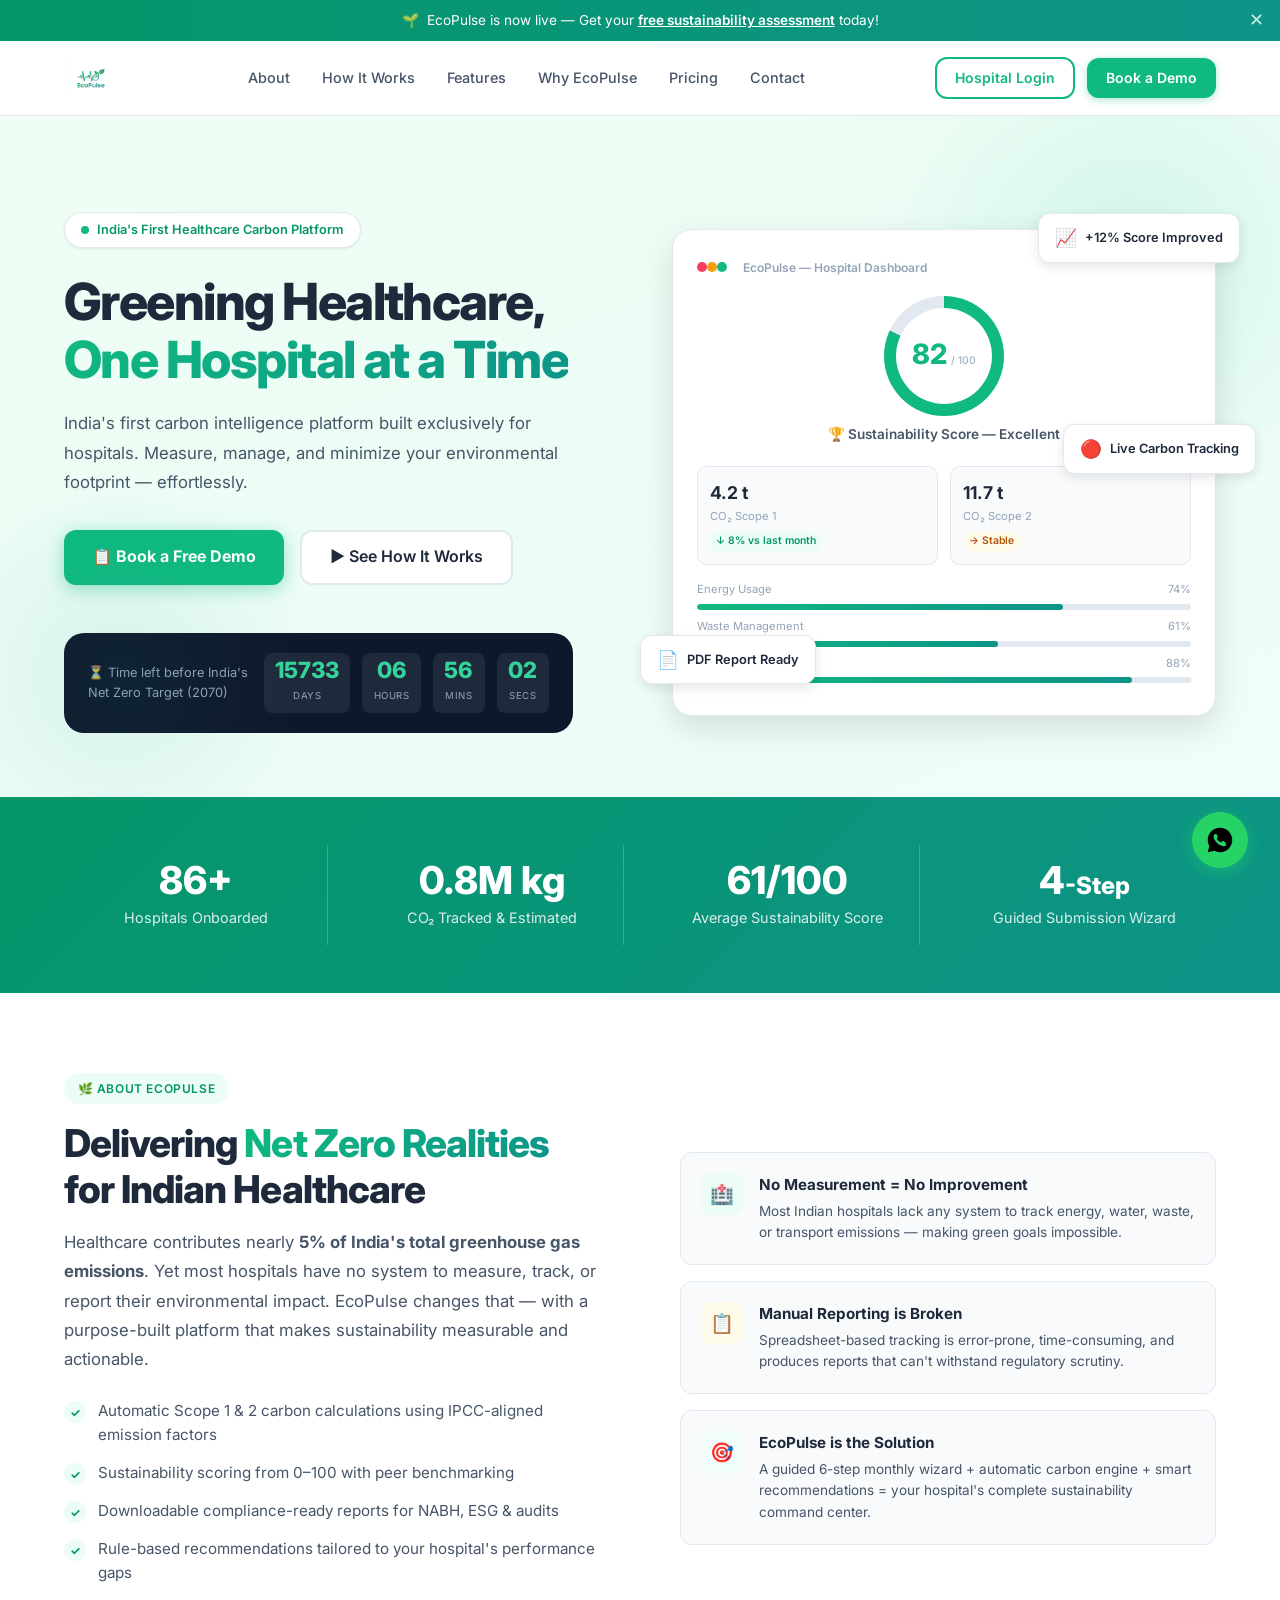
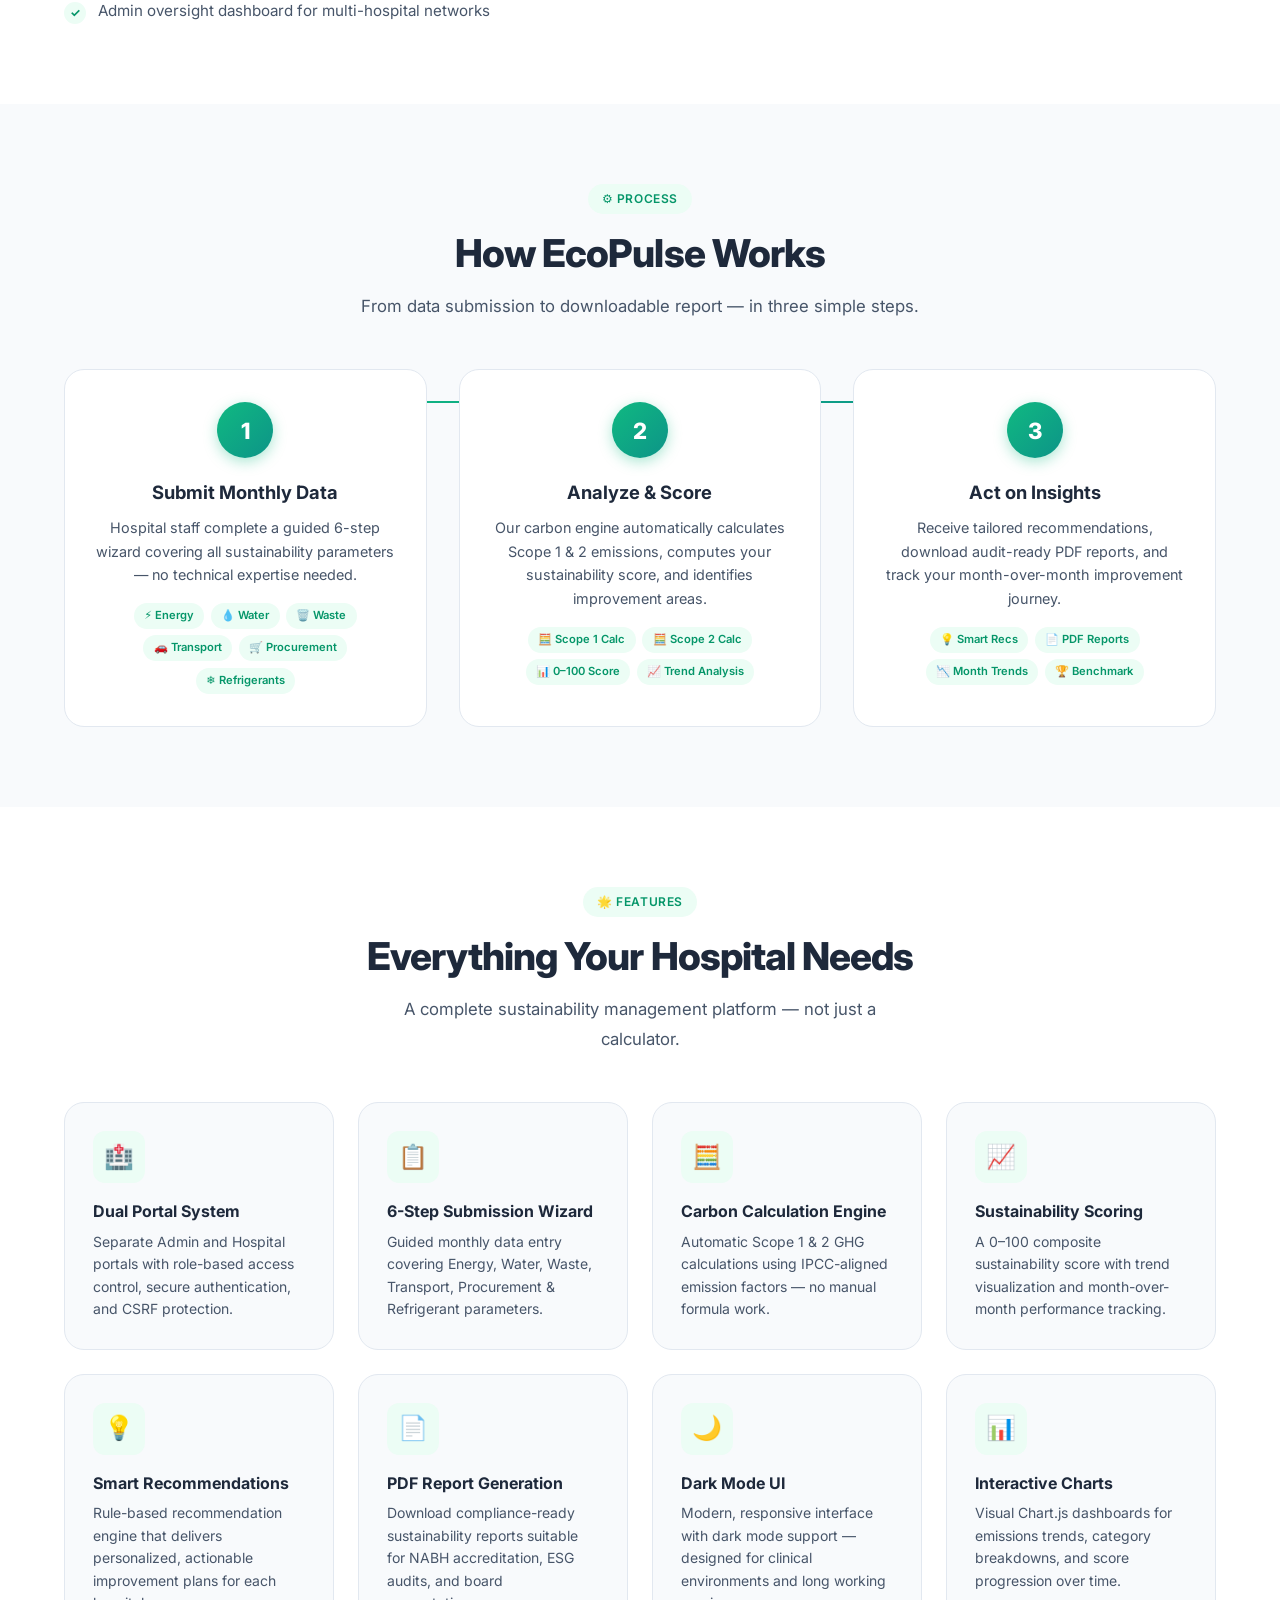
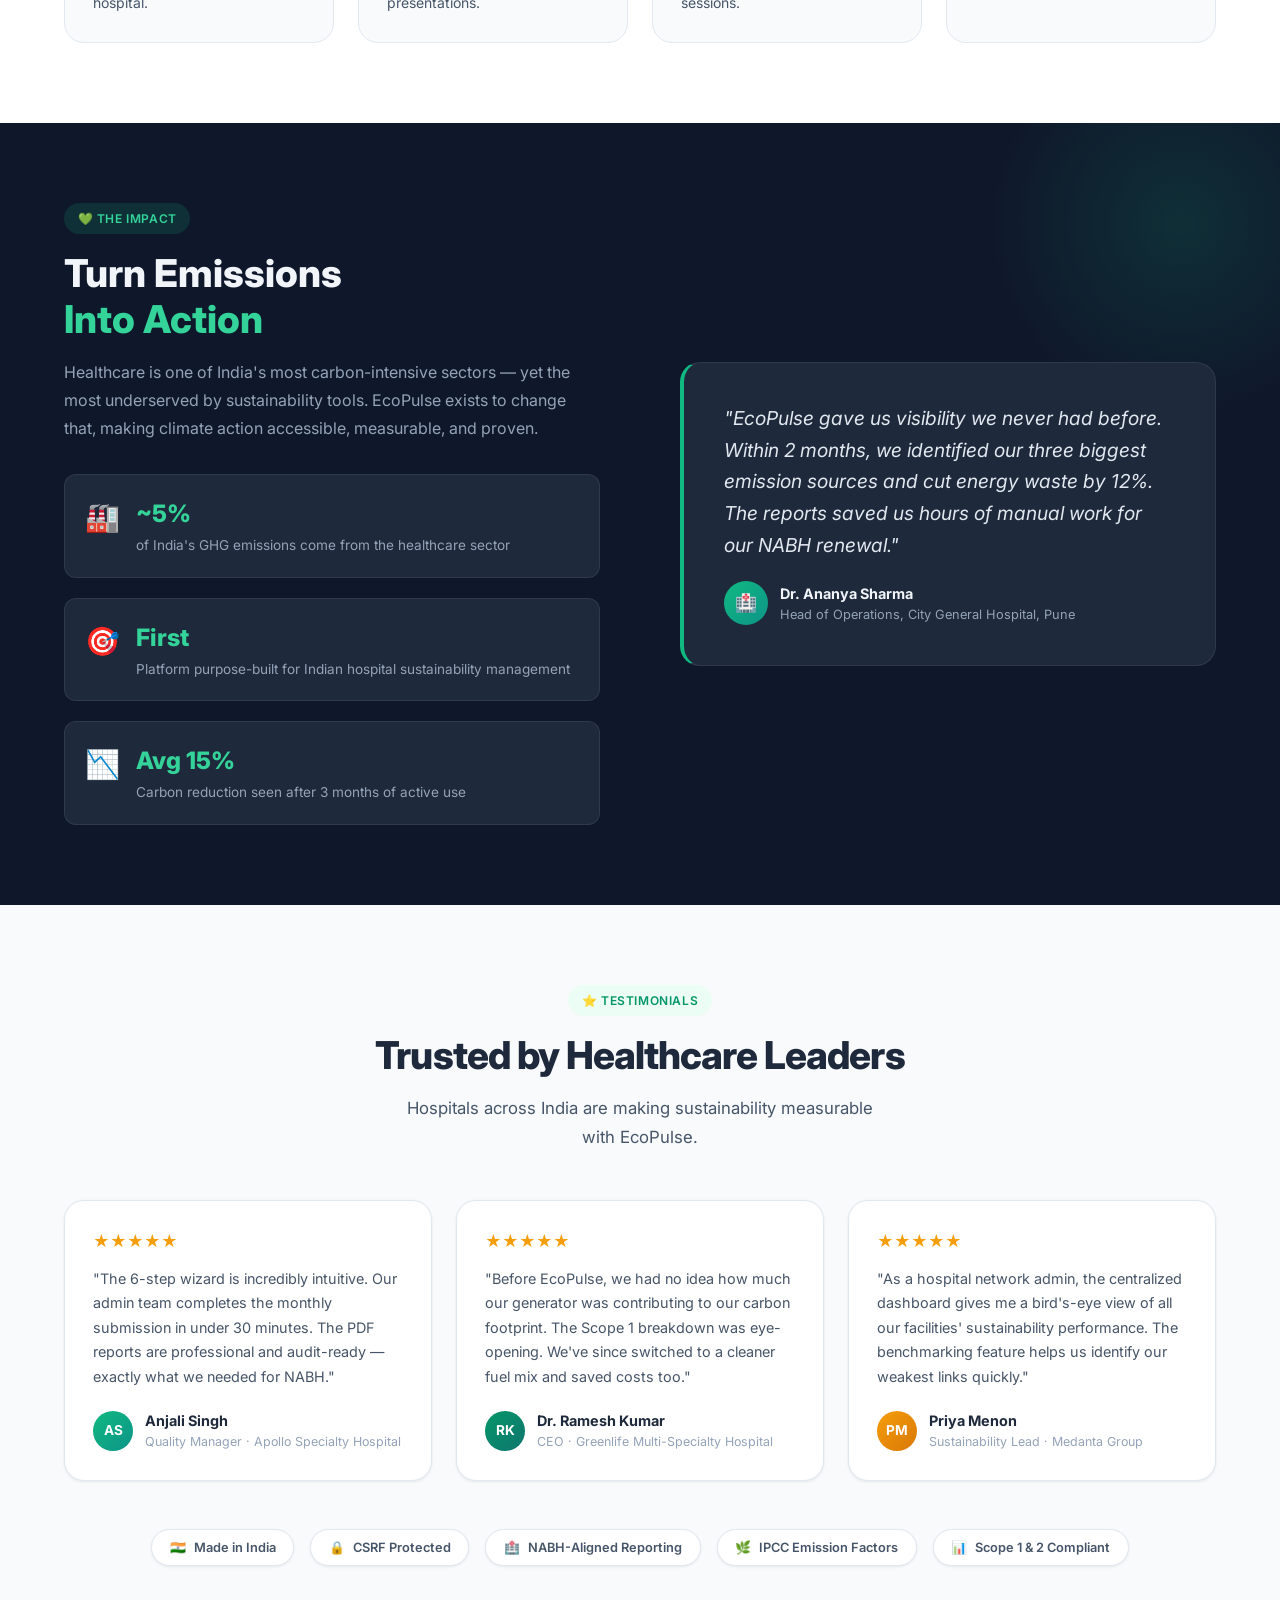
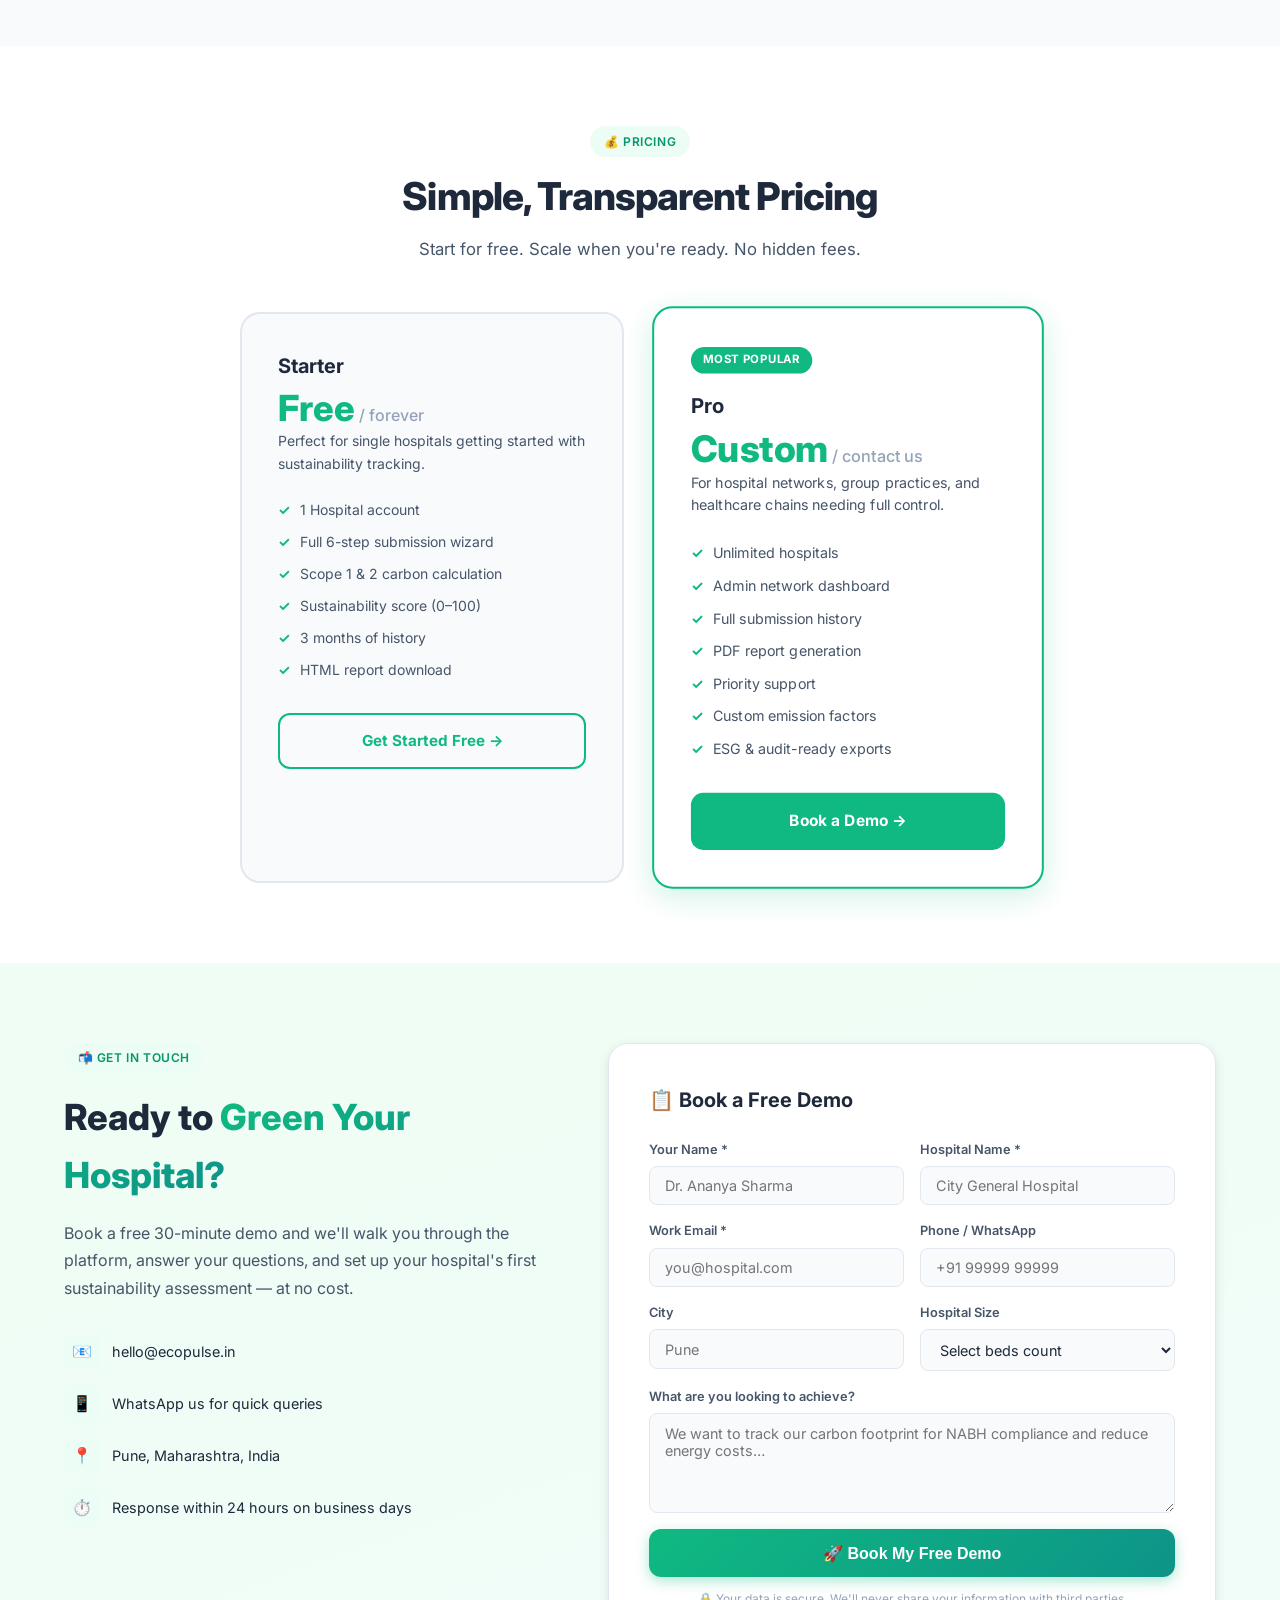
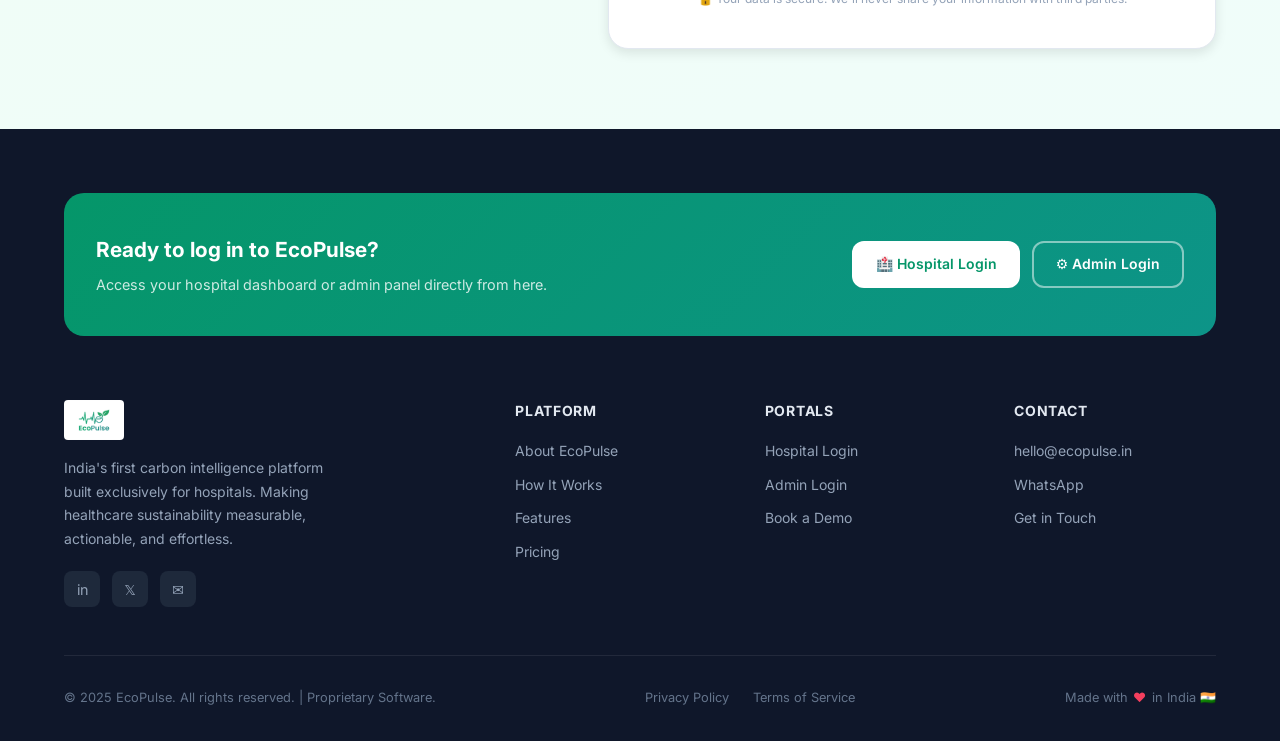
<file: index.html>
﻿<!DOCTYPE html>
<html lang="en">
<head>
  <meta charset="UTF-8">
  <meta http-equiv="refresh" content="0; url=landing/">
  <script type="text/javascript">
    window.location.href = "landing/";
  </script>
  <title>EcoPulse</title>
</head>
<body>
  <p>Redirecting to <a href="landing/">EcoPulse Landing Page</a>...</p>
</body>
</html>
</file>
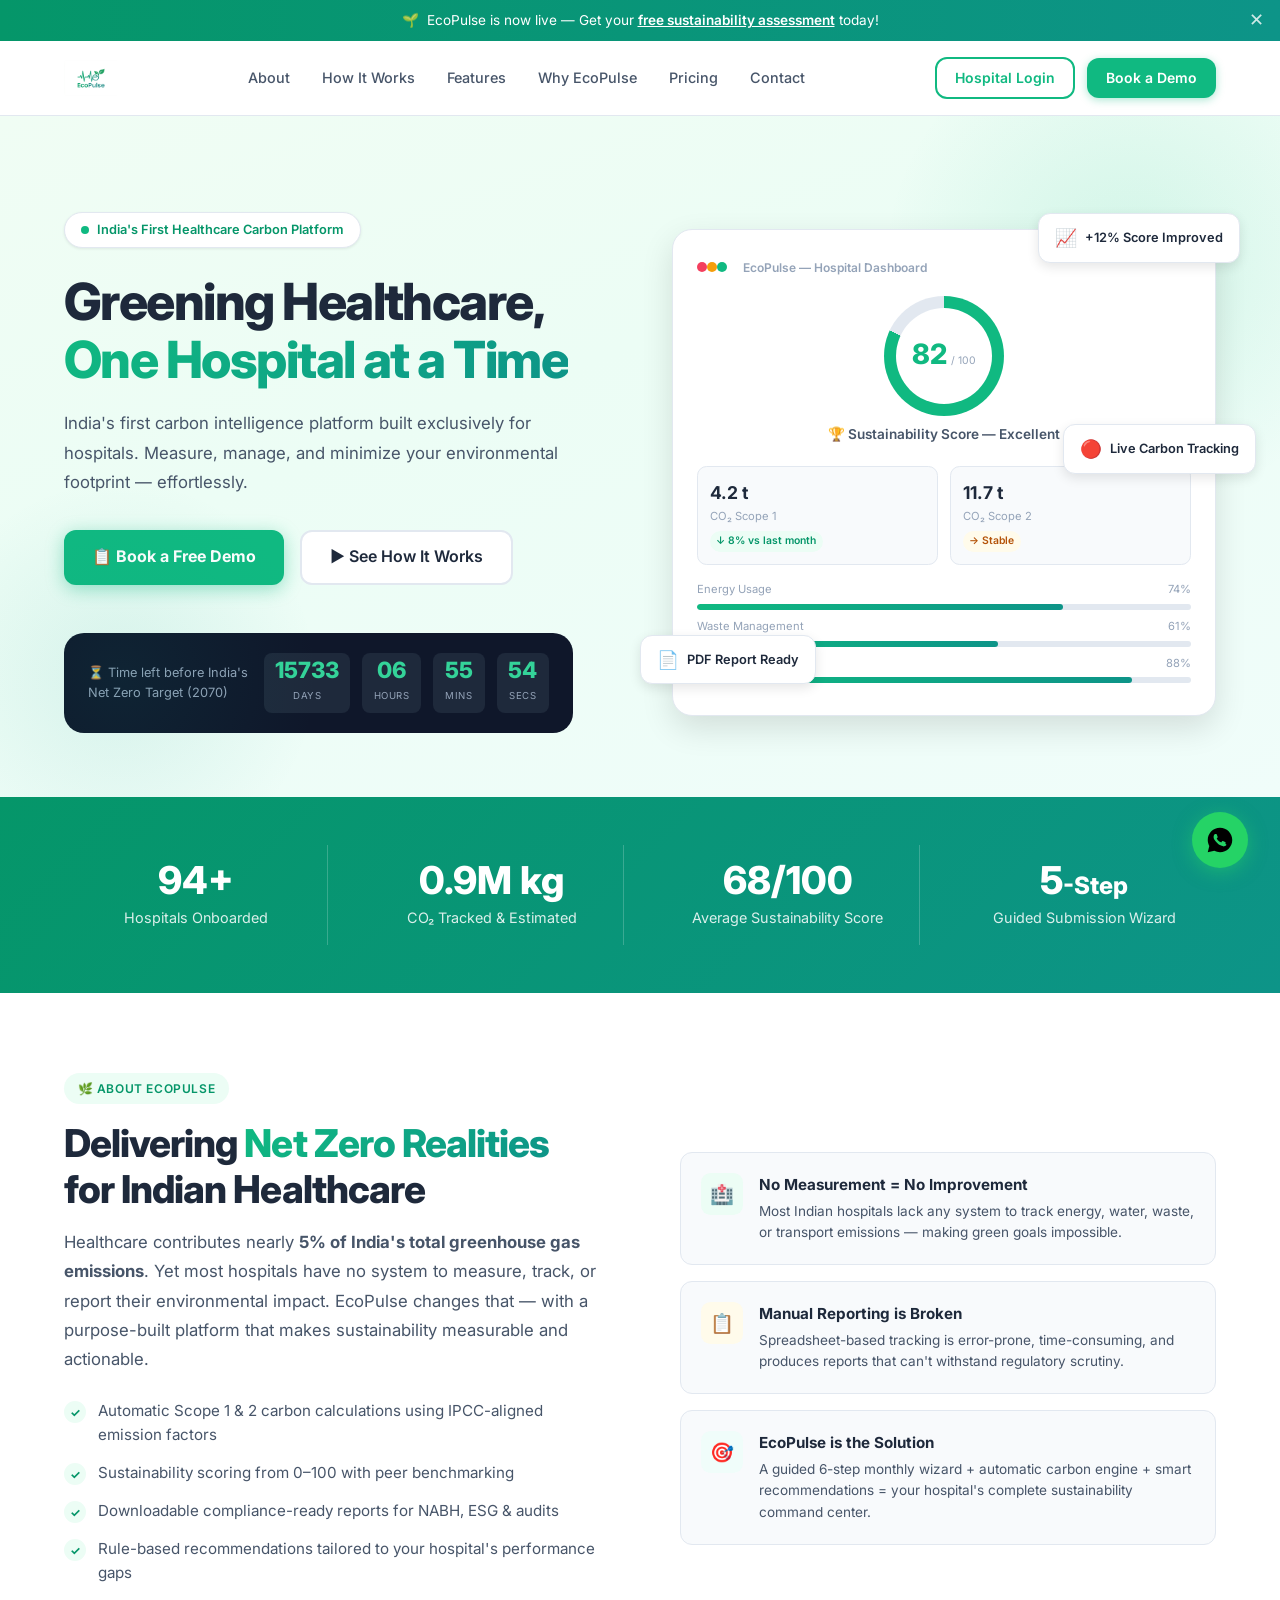
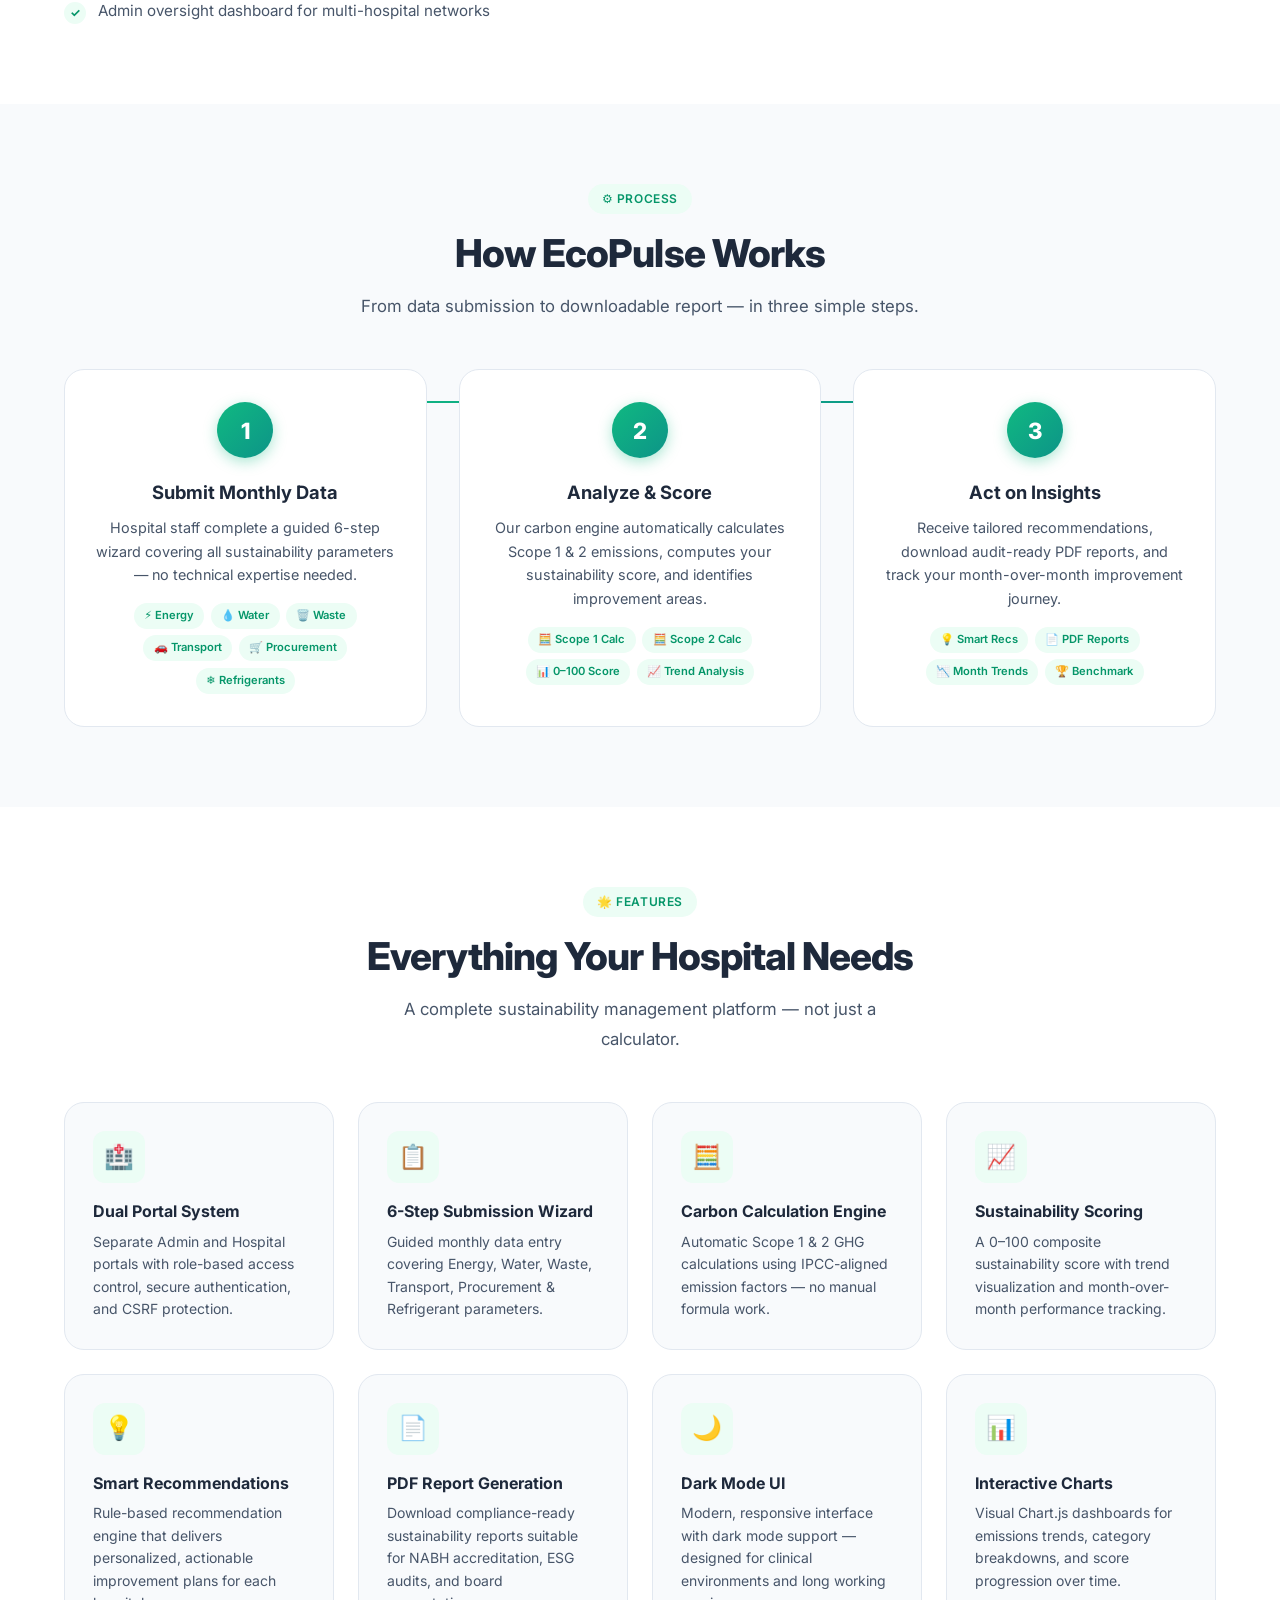
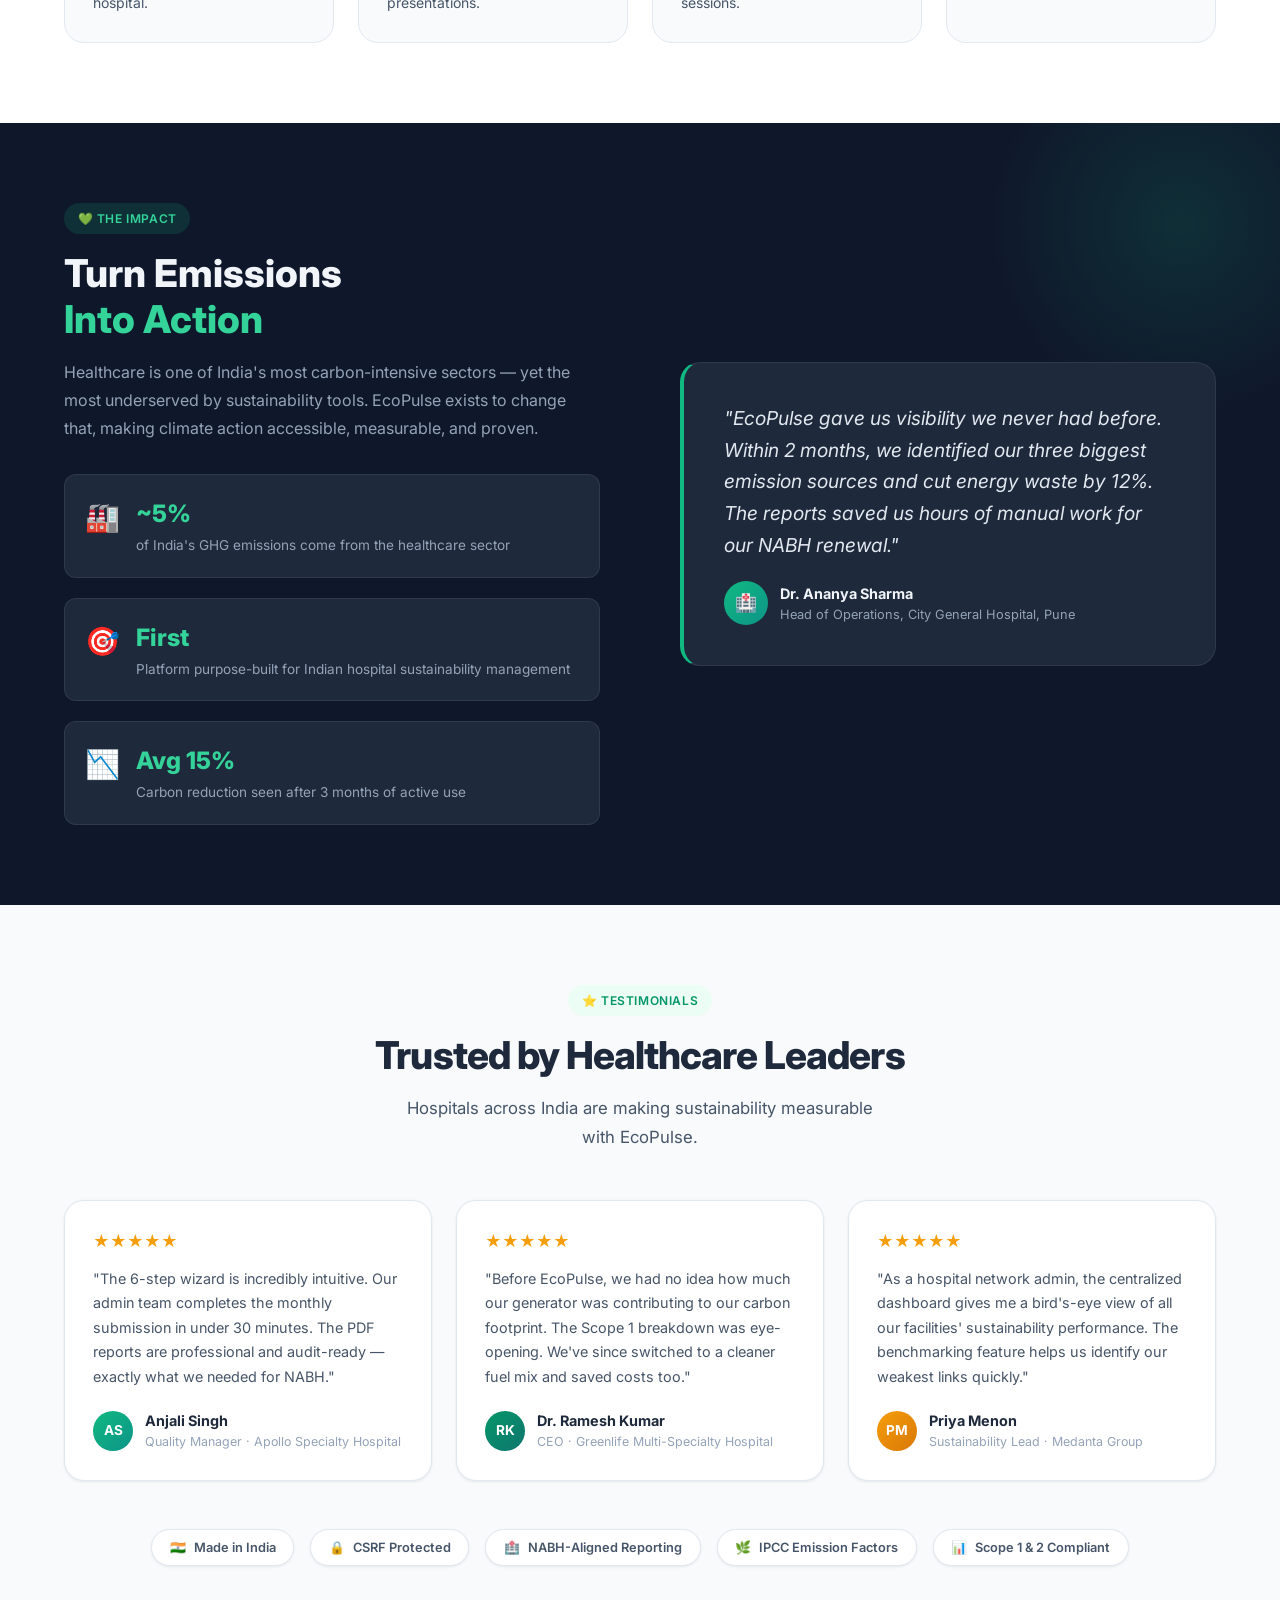
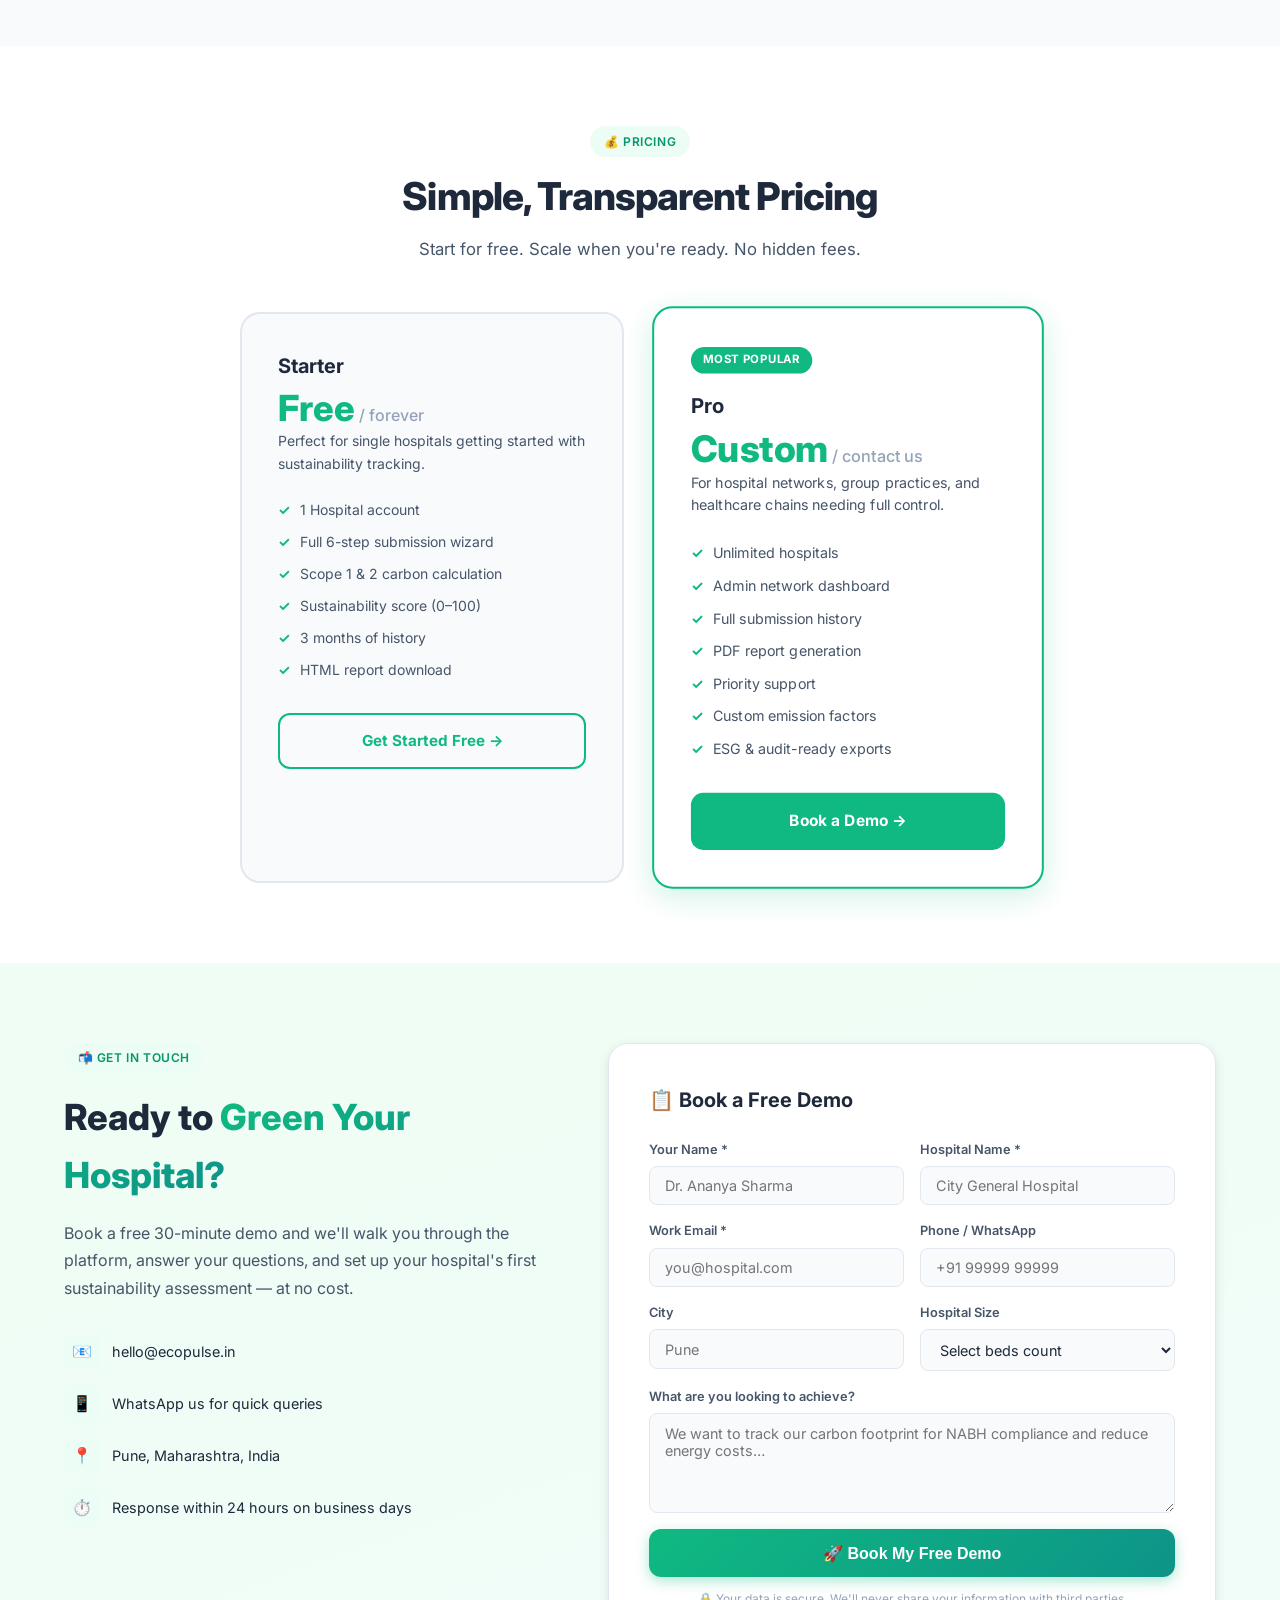
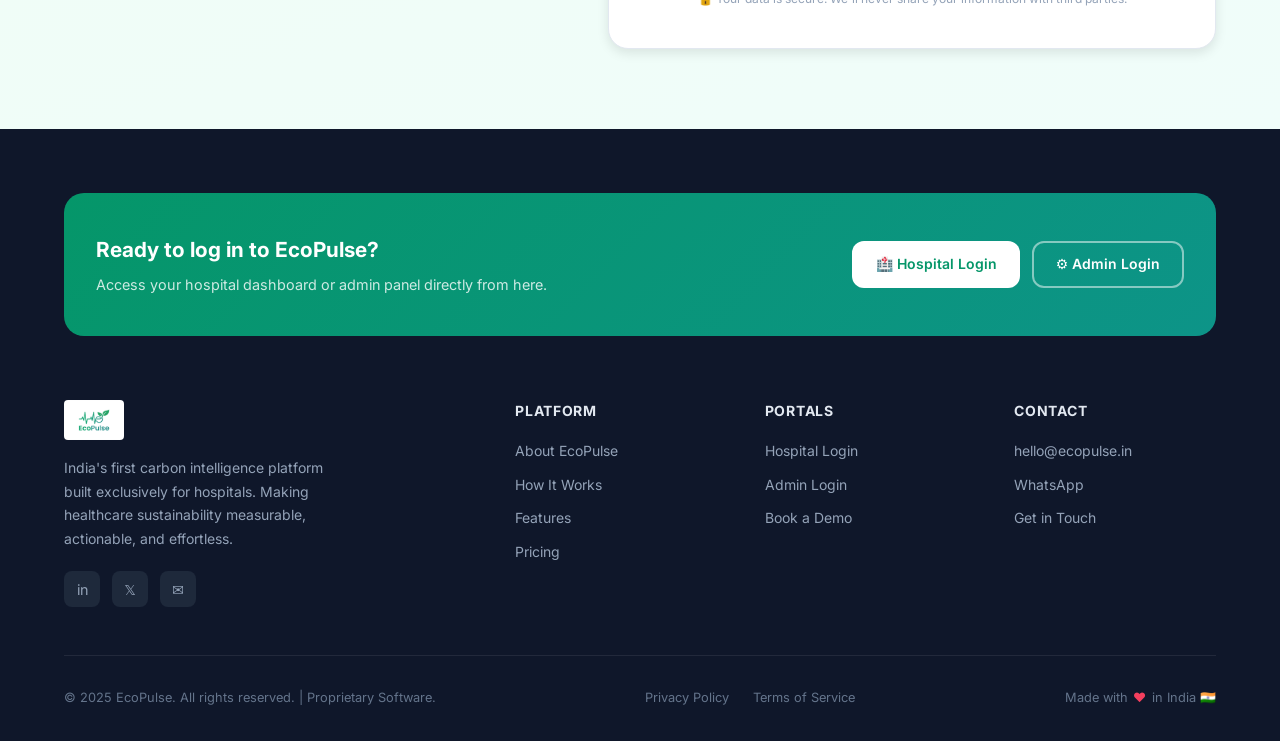
<file: landing/index.html>
﻿<!DOCTYPE html>
<html lang="en">
<head>
  <meta charset="UTF-8" />
  <meta name="viewport" content="width=device-width, initial-scale=1.0" />
  <meta name="description" content="EcoPulse — India's first carbon intelligence platform built exclusively for hospitals. Measure, manage, and minimize your environmental footprint effortlessly." />
  <meta property="og:title" content="EcoPulse — Greening Healthcare, One Hospital at a Time" />
  <meta property="og:description" content="Carbon accounting, sustainability scoring, and compliance reporting for Indian hospitals." />
  <meta property="og:type" content="website" />
  <title>EcoPulse — Making Healthcare Sustainable</title>
  <link rel="preconnect" href="https://fonts.googleapis.com" />
  <link rel="preconnect" href="https://fonts.gstatic.com" crossorigin />
  <link href="https://fonts.googleapis.com/css2?family=Inter:wght@400;500;600;700;800&display=swap" rel="stylesheet" />
  <link rel="stylesheet" href="assets/css/style.css" />
</head>
<body>

<!-- ======================== ANNOUNCEMENT BAR ======================== -->
<div id="announcement-bar">
  <span>🌱</span>
  <span>EcoPulse is now live — Get your <a href="#contact">free sustainability assessment</a> today!</span>
  <button id="close-bar" aria-label="Dismiss">&#x2715;</button>
</div>

<!-- ======================== NAVBAR ======================== -->
<nav id="navbar">
  <div class="container">
    <div class="nav-inner">
      <a href="#" class="nav-logo">
        <img src="assets/images/logo.jpg" alt="EcoPulse Logo" />
      </a>
      <ul class="nav-links">
        <li><a href="#about">About</a></li>
        <li><a href="#how-it-works">How It Works</a></li>
        <li><a href="#features">Features</a></li>
        <li><a href="#impact">Why EcoPulse</a></li>
        <li><a href="#pricing">Pricing</a></li>
        <li><a href="#contact">Contact</a></li>
      </ul>
      <div class="nav-cta">
        <a href="http://localhost/EcoPulse/public/hospital/login" class="btn-outline" target="_blank">Hospital Login</a>
        <a href="#contact" class="btn-primary">Book a Demo</a>
      </div>
      <button class="hamburger" id="hamburger" aria-label="Toggle Menu">
        <span></span><span></span><span></span>
      </button>
    </div>
  </div>
  <div class="mobile-nav" id="mobile-nav">
    <a href="#about">About</a>
    <a href="#how-it-works">How It Works</a>
    <a href="#features">Features</a>
    <a href="#impact">Why EcoPulse</a>
    <a href="#pricing">Pricing</a>
    <a href="#contact">Contact</a>
    <a href="http://localhost/EcoPulse/public/hospital/login" target="_blank">Hospital Login</a>
    <a href="#contact" class="m-btn">Book a Demo →</a>
  </div>
</nav>

<!-- ======================== HERO ======================== -->
<section id="hero">
  <div class="container">
    <div class="hero-inner">
      <div class="hero-content">
        <div class="hero-tag reveal">
          <span class="dot"></span>
          India's First Healthcare Carbon Platform
        </div>
        <h1 class="hero-title reveal">
          Greening Healthcare,<br/>
          <span class="gradient-text">One Hospital at a Time</span>
        </h1>
        <p class="hero-sub reveal">
          India's first carbon intelligence platform built exclusively for hospitals.
          Measure, manage, and minimize your environmental footprint — effortlessly.
        </p>
        <div class="hero-actions reveal">
          <a href="#contact" class="btn-hero-primary">
            📋 Book a Free Demo
          </a>
          <a href="#how-it-works" class="btn-hero-secondary">
            ▶ See How It Works
          </a>
        </div>
        <div class="countdown-block reveal">
          <span class="countdown-label">⏳ Time left before India's<br/>Net Zero Target (2070)</span>
          <div class="countdown-units">
            <div class="cd-unit"><span class="cd-num" id="cd-days">--</span><span class="cd-lbl">Days</span></div>
            <div class="cd-unit"><span class="cd-num" id="cd-hours">--</span><span class="cd-lbl">Hours</span></div>
            <div class="cd-unit"><span class="cd-num" id="cd-minutes">--</span><span class="cd-lbl">Mins</span></div>
            <div class="cd-unit"><span class="cd-num" id="cd-seconds">--</span><span class="cd-lbl">Secs</span></div>
          </div>
        </div>
      </div>

      <!-- Dashboard mockup (desktop only) -->
      <div class="hero-visual">
        <div class="float-badge b1"><span class="badge-icon">📈</span> +12% Score Improved</div>
        <div class="float-badge b3"><span class="badge-icon">🔴</span> Live Carbon Tracking</div>
        <div class="dashboard-mockup">
          <div class="mockup-header">
            <div class="mockup-dots">
              <span></span><span></span><span></span>
            </div>
            <span class="mockup-title">EcoPulse — Hospital Dashboard</span>
          </div>
          <div class="score-ring-wrap">
            <div class="score-ring">
              <div class="score-ring-inner">
                <span class="num">82</span>
                <span class="lbl">/ 100</span>
              </div>
            </div>
            <p>🏆 Sustainability Score — Excellent</p>
          </div>
          <div class="mockup-metrics">
            <div class="metric-card">
              <div class="m-val">4.2 t</div>
              <div class="m-lbl">CO₂ Scope 1</div>
              <span class="m-tag good">↓ 8% vs last month</span>
            </div>
            <div class="metric-card">
              <div class="m-val">11.7 t</div>
              <div class="m-lbl">CO₂ Scope 2</div>
              <span class="m-tag warn">→ Stable</span>
            </div>
          </div>
          <div class="mockup-bar-label"><span>Energy Usage</span><span>74%</span></div>
          <div class="mockup-bar"><div class="mockup-bar-fill" data-width="74%"></div></div>
          <div class="mockup-bar-label"><span>Waste Management</span><span>61%</span></div>
          <div class="mockup-bar"><div class="mockup-bar-fill" data-width="61%"></div></div>
          <div class="mockup-bar-label"><span>Water Efficiency</span><span>88%</span></div>
          <div class="mockup-bar"><div class="mockup-bar-fill" data-width="88%"></div></div>
        </div>
        <div class="float-badge b2"><span class="badge-icon">📄</span> PDF Report Ready</div>
      </div>
    </div>
  </div>
</section>

<!-- ======================== STATS STRIP ======================== -->
<section id="stats-strip">
  <div class="container">
    <div class="stats-grid">
      <div class="stat-item reveal">
        <div class="stat-num">
          <span class="counter" data-target="120" data-suffix="+">0</span>
        </div>
        <div class="stat-label">Hospitals Onboarded</div>
      </div>
      <div class="stat-item reveal">
        <div class="stat-num">
          <span class="counter" data-target="1.2" data-suffix="M kg" data-decimals="1">0</span>
        </div>
        <div class="stat-label">CO₂ Tracked & Estimated</div>
      </div>
      <div class="stat-item reveal">
        <div class="stat-num">
          <span class="counter" data-target="87" data-suffix="/100">0</span>
        </div>
        <div class="stat-label">Average Sustainability Score</div>
      </div>
      <div class="stat-item reveal">
        <div class="stat-num">
          <span class="counter" data-target="6">0</span><span class="stat-suffix">-Step</span>
        </div>
        <div class="stat-label">Guided Submission Wizard</div>
      </div>
    </div>
  </div>
</section>

<!-- ======================== ABOUT ======================== -->
<section id="about" class="section">
  <div class="container">
    <div class="about-grid">
      <div class="reveal-left">
        <div class="tag">🌿 About EcoPulse</div>
        <h2 class="section-title">
          Delivering <span class="gradient-text">Net Zero Realities</span><br/>for Indian Healthcare
        </h2>
        <p class="section-sub">
          Healthcare contributes nearly <strong>5% of India's total greenhouse gas emissions</strong>.
          Yet most hospitals have no system to measure, track, or report their environmental impact.
          EcoPulse changes that — with a purpose-built platform that makes sustainability measurable and actionable.
        </p>
        <ul class="feature-list">
          <li class="feature-list-item">
            <div class="check-icon">✓</div>
            <span>Automatic Scope 1 & 2 carbon calculations using IPCC-aligned emission factors</span>
          </li>
          <li class="feature-list-item">
            <div class="check-icon">✓</div>
            <span>Sustainability scoring from 0–100 with peer benchmarking</span>
          </li>
          <li class="feature-list-item">
            <div class="check-icon">✓</div>
            <span>Downloadable compliance-ready reports for NABH, ESG & audits</span>
          </li>
          <li class="feature-list-item">
            <div class="check-icon">✓</div>
            <span>Rule-based recommendations tailored to your hospital's performance gaps</span>
          </li>
          <li class="feature-list-item">
            <div class="check-icon">✓</div>
            <span>Admin oversight dashboard for multi-hospital networks</span>
          </li>
        </ul>
      </div>
      <div class="reveal-right">
        <div class="problem-cards">
          <div class="problem-card">
            <div class="problem-icon green">🏥</div>
            <div>
              <h4>No Measurement = No Improvement</h4>
              <p>Most Indian hospitals lack any system to track energy, water, waste, or transport emissions — making green goals impossible.</p>
            </div>
          </div>
          <div class="problem-card">
            <div class="problem-icon amber">📋</div>
            <div>
              <h4>Manual Reporting is Broken</h4>
              <p>Spreadsheet-based tracking is error-prone, time-consuming, and produces reports that can't withstand regulatory scrutiny.</p>
            </div>
          </div>
          <div class="problem-card">
            <div class="problem-icon teal">🎯</div>
            <div>
              <h4>EcoPulse is the Solution</h4>
              <p>A guided 6-step monthly wizard + automatic carbon engine + smart recommendations = your hospital's complete sustainability command center.</p>
            </div>
          </div>
        </div>
      </div>
    </div>
  </div>
</section>

<!-- ======================== HOW IT WORKS ======================== -->
<section id="how-it-works" class="section">
  <div class="container">
    <div style="text-align:center; margin-bottom:.5rem;">
      <div class="tag" style="margin:0 auto 1rem;">⚙️ Process</div>
      <h2 class="section-title reveal">How EcoPulse Works</h2>
      <p class="section-sub reveal" style="max-width:560px;margin:0 auto;">
        From data submission to downloadable report — in three simple steps.
      </p>
    </div>
    <div class="steps-grid">
      <div class="step-card">
        <div class="step-num">1</div>
        <h3>Submit Monthly Data</h3>
        <p>Hospital staff complete a guided 6-step wizard covering all sustainability parameters — no technical expertise needed.</p>
        <div class="step-inputs">
          <span class="step-chip">⚡ Energy</span>
          <span class="step-chip">💧 Water</span>
          <span class="step-chip">🗑️ Waste</span>
          <span class="step-chip">🚗 Transport</span>
          <span class="step-chip">🛒 Procurement</span>
          <span class="step-chip">❄️ Refrigerants</span>
        </div>
      </div>
      <div class="step-card">
        <div class="step-num">2</div>
        <h3>Analyze & Score</h3>
        <p>Our carbon engine automatically calculates Scope 1 & 2 emissions, computes your sustainability score, and identifies improvement areas.</p>
        <div class="step-inputs">
          <span class="step-chip">🧮 Scope 1 Calc</span>
          <span class="step-chip">🧮 Scope 2 Calc</span>
          <span class="step-chip">📊 0–100 Score</span>
          <span class="step-chip">📈 Trend Analysis</span>
        </div>
      </div>
      <div class="step-card">
        <div class="step-num">3</div>
        <h3>Act on Insights</h3>
        <p>Receive tailored recommendations, download audit-ready PDF reports, and track your month-over-month improvement journey.</p>
        <div class="step-inputs">
          <span class="step-chip">💡 Smart Recs</span>
          <span class="step-chip">📄 PDF Reports</span>
          <span class="step-chip">📉 Month Trends</span>
          <span class="step-chip">🏆 Benchmark</span>
        </div>
      </div>
    </div>
  </div>
</section>

<!-- ======================== FEATURES ======================== -->
<section id="features" class="section">
  <div class="container">
    <div style="text-align:center; margin-bottom:.5rem;">
      <div class="tag" style="margin:0 auto 1rem;">🌟 Features</div>
      <h2 class="section-title reveal">Everything Your Hospital Needs</h2>
      <p class="section-sub reveal" style="max-width:540px;margin:0 auto;">
        A complete sustainability management platform — not just a calculator.
      </p>
    </div>
    <div class="features-grid">
      <div class="feature-card">
        <div class="feature-icon">🏥</div>
        <h3>Dual Portal System</h3>
        <p>Separate Admin and Hospital portals with role-based access control, secure authentication, and CSRF protection.</p>
      </div>
      <div class="feature-card">
        <div class="feature-icon">📋</div>
        <h3>6-Step Submission Wizard</h3>
        <p>Guided monthly data entry covering Energy, Water, Waste, Transport, Procurement & Refrigerant parameters.</p>
      </div>
      <div class="feature-card">
        <div class="feature-icon">🧮</div>
        <h3>Carbon Calculation Engine</h3>
        <p>Automatic Scope 1 & 2 GHG calculations using IPCC-aligned emission factors — no manual formula work.</p>
      </div>
      <div class="feature-card">
        <div class="feature-icon">📈</div>
        <h3>Sustainability Scoring</h3>
        <p>A 0–100 composite sustainability score with trend visualization and month-over-month performance tracking.</p>
      </div>
      <div class="feature-card">
        <div class="feature-icon">💡</div>
        <h3>Smart Recommendations</h3>
        <p>Rule-based recommendation engine that delivers personalized, actionable improvement plans for each hospital.</p>
      </div>
      <div class="feature-card">
        <div class="feature-icon">📄</div>
        <h3>PDF Report Generation</h3>
        <p>Download compliance-ready sustainability reports suitable for NABH accreditation, ESG audits, and board presentations.</p>
      </div>
      <div class="feature-card">
        <div class="feature-icon">🌙</div>
        <h3>Dark Mode UI</h3>
        <p>Modern, responsive interface with dark mode support — designed for clinical environments and long working sessions.</p>
      </div>
      <div class="feature-card">
        <div class="feature-icon">📊</div>
        <h3>Interactive Charts</h3>
        <p>Visual Chart.js dashboards for emissions trends, category breakdowns, and score progression over time.</p>
      </div>
    </div>
  </div>
</section>

<!-- ======================== IMPACT / WHY ======================== -->
<section id="impact" class="section">
  <div class="container">
    <div class="impact-grid">
      <div class="reveal-left">
        <div class="tag" style="background:rgba(16,185,129,.15);color:#34D399;">💚 The Impact</div>
        <h2 class="impact-title">
          Turn Emissions<br/>
          <span style="color:var(--green-light)">Into Action</span>
        </h2>
        <p class="impact-sub">
          Healthcare is one of India's most carbon-intensive sectors — yet the most underserved by sustainability tools.
          EcoPulse exists to change that, making climate action accessible, measurable, and proven.
        </p>
        <div class="impact-stats">
          <div class="impact-stat">
            <div class="impact-stat-icon">🏭</div>
            <div>
              <div class="impact-stat-val">~5%</div>
              <div class="impact-stat-label">of India's GHG emissions come from the healthcare sector</div>
            </div>
          </div>
          <div class="impact-stat">
            <div class="impact-stat-icon">🎯</div>
            <div>
              <div class="impact-stat-val">First</div>
              <div class="impact-stat-label">Platform purpose-built for Indian hospital sustainability management</div>
            </div>
          </div>
          <div class="impact-stat">
            <div class="impact-stat-icon">📉</div>
            <div>
              <div class="impact-stat-val">Avg 15%</div>
              <div class="impact-stat-label">Carbon reduction seen after 3 months of active use</div>
            </div>
          </div>
        </div>
      </div>
      <div class="reveal-right">
        <div class="impact-quote">
          <blockquote>
            "EcoPulse gave us visibility we never had before. Within 2 months, we identified our three biggest emission sources and cut energy waste by 12%. The reports saved us hours of manual work for our NABH renewal."
          </blockquote>
          <div class="quote-author">
            <div class="quote-avatar">🏥</div>
            <div>
              <div class="quote-name">Dr. Ananya Sharma</div>
              <div class="quote-title">Head of Operations, City General Hospital, Pune</div>
            </div>
          </div>
        </div>
      </div>
    </div>
  </div>
</section>

<!-- ======================== TESTIMONIALS ======================== -->
<section id="testimonials" class="section">
  <div class="container">
    <div style="text-align:center;margin-bottom:.5rem;">
      <div class="tag" style="margin:0 auto 1rem;">⭐ Testimonials</div>
      <h2 class="section-title reveal">Trusted by Healthcare Leaders</h2>
      <p class="section-sub reveal" style="max-width:500px;margin:0 auto;">
        Hospitals across India are making sustainability measurable with EcoPulse.
      </p>
    </div>
    <div class="testimonials-grid">
      <div class="testimonial-card">
        <div class="stars">★★★★★</div>
        <blockquote>"The 6-step wizard is incredibly intuitive. Our admin team completes the monthly submission in under 30 minutes. The PDF reports are professional and audit-ready — exactly what we needed for NABH."</blockquote>
        <div class="testimonial-author">
          <div class="t-avatar" style="background:linear-gradient(135deg,#10B981,#0D9488)">AS</div>
          <div>
            <div class="t-name">Anjali Singh</div>
            <div class="t-role">Quality Manager · Apollo Specialty Hospital</div>
          </div>
        </div>
      </div>
      <div class="testimonial-card">
        <div class="stars">★★★★★</div>
        <blockquote>"Before EcoPulse, we had no idea how much our generator was contributing to our carbon footprint. The Scope 1 breakdown was eye-opening. We've since switched to a cleaner fuel mix and saved costs too."</blockquote>
        <div class="testimonial-author">
          <div class="t-avatar" style="background:linear-gradient(135deg,#059669,#0F766E)">RK</div>
          <div>
            <div class="t-name">Dr. Ramesh Kumar</div>
            <div class="t-role">CEO · Greenlife Multi-Specialty Hospital</div>
          </div>
        </div>
      </div>
      <div class="testimonial-card">
        <div class="stars">★★★★★</div>
        <blockquote>"As a hospital network admin, the centralized dashboard gives me a bird's-eye view of all our facilities' sustainability performance. The benchmarking feature helps us identify our weakest links quickly."</blockquote>
        <div class="testimonial-author">
          <div class="t-avatar" style="background:linear-gradient(135deg,#F59E0B,#D97706)">PM</div>
          <div>
            <div class="t-name">Priya Menon</div>
            <div class="t-role">Sustainability Lead · Medanta Group</div>
          </div>
        </div>
      </div>
    </div>
    <div class="trust-badges">
      <div class="trust-badge"><span>🇮🇳</span> Made in India</div>
      <div class="trust-badge"><span>🔒</span> CSRF Protected</div>
      <div class="trust-badge"><span>🏥</span> NABH-Aligned Reporting</div>
      <div class="trust-badge"><span>🌿</span> IPCC Emission Factors</div>
      <div class="trust-badge"><span>📊</span> Scope 1 &amp; 2 Compliant</div>
    </div>
  </div>
</section>

<!-- ======================== PRICING ======================== -->
<section id="pricing" class="section">
  <div class="container">
    <div style="text-align:center;margin-bottom:.5rem;">
      <div class="tag" style="margin:0 auto 1rem;">💰 Pricing</div>
      <h2 class="section-title reveal">Simple, Transparent Pricing</h2>
      <p class="section-sub reveal" style="max-width:480px;margin:0 auto;">
        Start for free. Scale when you're ready. No hidden fees.
      </p>
    </div>
    <div class="pricing-grid">
      <div class="pricing-card reveal">
        <div class="pricing-name">Starter</div>
        <div class="pricing-price">Free<span> / forever</span></div>
        <p class="pricing-desc">Perfect for single hospitals getting started with sustainability tracking.</p>
        <ul class="pricing-features">
          <li class="pricing-feature"><span class="check">✓</span> 1 Hospital account</li>
          <li class="pricing-feature"><span class="check">✓</span> Full 6-step submission wizard</li>
          <li class="pricing-feature"><span class="check">✓</span> Scope 1 &amp; 2 carbon calculation</li>
          <li class="pricing-feature"><span class="check">✓</span> Sustainability score (0–100)</li>
          <li class="pricing-feature"><span class="check">✓</span> 3 months of history</li>
          <li class="pricing-feature"><span class="check">✓</span> HTML report download</li>
        </ul>
        <a href="http://localhost/EcoPulse/public/hospital/login" class="pricing-btn outline" target="_blank">Get Started Free →</a>
      </div>
      <div class="pricing-card popular reveal">
        <div class="pricing-popular-badge">Most Popular</div>
        <div class="pricing-name">Pro</div>
        <div class="pricing-price">Custom<span> / contact us</span></div>
        <p class="pricing-desc">For hospital networks, group practices, and healthcare chains needing full control.</p>
        <ul class="pricing-features">
          <li class="pricing-feature"><span class="check">✓</span> Unlimited hospitals</li>
          <li class="pricing-feature"><span class="check">✓</span> Admin network dashboard</li>
          <li class="pricing-feature"><span class="check">✓</span> Full submission history</li>
          <li class="pricing-feature"><span class="check">✓</span> PDF report generation</li>
          <li class="pricing-feature"><span class="check">✓</span> Priority support</li>
          <li class="pricing-feature"><span class="check">✓</span> Custom emission factors</li>
          <li class="pricing-feature"><span class="check">✓</span> ESG &amp; audit-ready exports</li>
        </ul>
        <a href="#contact" class="pricing-btn primary">Book a Demo →</a>
      </div>
    </div>
  </div>
</section>

<!-- ======================== CONTACT / DEMO FORM ======================== -->
<section id="contact" class="section">
  <div class="container">
    <div class="contact-grid">
      <div class="contact-info reveal-left">
        <div class="tag">📬 Get in Touch</div>
        <h2>Ready to <span class="gradient-text">Green Your Hospital?</span></h2>
        <p>
          Book a free 30-minute demo and we'll walk you through the platform, answer your questions,
          and set up your hospital's first sustainability assessment — at no cost.
        </p>
        <div class="contact-items">
          <div class="contact-item">
            <div class="ci-icon">📧</div>
            <span>hello@ecopulse.in</span>
          </div>
          <div class="contact-item">
            <div class="ci-icon">📱</div>
            <a href="https://wa.me/919999999999?text=Hi%20EcoPulse%2C%20I%27d%20like%20to%20book%20a%20demo" target="_blank">WhatsApp us for quick queries</a>
          </div>
          <div class="contact-item">
            <div class="ci-icon">📍</div>
            <span>Pune, Maharashtra, India</span>
          </div>
          <div class="contact-item">
            <div class="ci-icon">⏱️</div>
            <span>Response within 24 hours on business days</span>
          </div>
        </div>
      </div>

      <div class="reveal-right">
        <div class="contact-form-card">
          <h3>📋 Book a Free Demo</h3>
          <!-- Replace YOUR_FORMSPREE_ID with your actual Formspree form ID -->
          <form id="demo-form" action="https://formspree.io/f/YOUR_FORMSPREE_ID" method="POST">
            <div class="form-row">
              <div class="form-group">
                <label for="name">Your Name *</label>
                <input type="text" id="name" name="name" placeholder="Dr. Ananya Sharma" required />
              </div>
              <div class="form-group">
                <label for="hospital">Hospital Name *</label>
                <input type="text" id="hospital" name="hospital" placeholder="City General Hospital" required />
              </div>
            </div>
            <div class="form-row">
              <div class="form-group">
                <label for="email">Work Email *</label>
                <input type="email" id="email" name="email" placeholder="you@hospital.com" required />
              </div>
              <div class="form-group">
                <label for="phone">Phone / WhatsApp</label>
                <input type="tel" id="phone" name="phone" placeholder="+91 99999 99999" />
              </div>
            </div>
            <div class="form-row">
              <div class="form-group">
                <label for="city">City</label>
                <input type="text" id="city" name="city" placeholder="Pune" />
              </div>
              <div class="form-group">
                <label for="hospital-size">Hospital Size</label>
                <select id="hospital-size" name="hospital_size">
                  <option value="">Select beds count</option>
                  <option value="<50">&lt; 50 beds</option>
                  <option value="50-200">50 – 200 beds</option>
                  <option value="200-500">200 – 500 beds</option>
                  <option value="500+">500+ beds</option>
                </select>
              </div>
            </div>
            <div class="form-group">
              <label for="message">What are you looking to achieve?</label>
              <textarea id="message" name="message" placeholder="We want to track our carbon footprint for NABH compliance and reduce energy costs…"></textarea>
            </div>
            <button type="submit" class="form-submit">🚀 Book My Free Demo</button>
            <p class="form-note">🔒 Your data is secure. We'll never share your information with third parties.</p>
          </form>
          <div class="form-success" id="form-success">
            <div class="success-icon">🎉</div>
            <h4>Demo Booked Successfully!</h4>
            <p>Thank you! We'll reach out within 24 hours to schedule your demo session.</p>
          </div>
        </div>
      </div>
    </div>
  </div>
</section>

<!-- ======================== FOOTER ======================== -->
<footer id="footer">
  <div class="container">
    <div class="portal-banner reveal">
      <div class="portal-banner-text">
        <h3>Ready to log in to EcoPulse?</h3>
        <p>Access your hospital dashboard or admin panel directly from here.</p>
      </div>
      <div class="portal-btns">
        <a href="http://localhost/EcoPulse/public/hospital/login" class="btn-portal white" target="_blank">🏥 Hospital Login</a>
        <a href="http://localhost/EcoPulse/public/admin/login" class="btn-portal ghost" target="_blank">⚙️ Admin Login</a>
      </div>
    </div>

    <div class="footer-grid">
      <div class="footer-brand">
        <img src="assets/images/logo.jpg" alt="EcoPulse Logo" />
        <p>India's first carbon intelligence platform built exclusively for hospitals. Making healthcare sustainability measurable, actionable, and effortless.</p>
        <div class="footer-socials">
          <a href="#" class="footer-social-link" title="LinkedIn">in</a>
          <a href="#" class="footer-social-link" title="Twitter">𝕏</a>
          <a href="#" class="footer-social-link" title="Email">✉</a>
        </div>
      </div>
      <div class="footer-col">
        <h4>Platform</h4>
        <ul>
          <li><a href="#about">About EcoPulse</a></li>
          <li><a href="#how-it-works">How It Works</a></li>
          <li><a href="#features">Features</a></li>
          <li><a href="#pricing">Pricing</a></li>
        </ul>
      </div>
      <div class="footer-col">
        <h4>Portals</h4>
        <ul>
          <li><a href="http://localhost/EcoPulse/public/hospital/login" target="_blank">Hospital Login</a></li>
          <li><a href="http://localhost/EcoPulse/public/admin/login" target="_blank">Admin Login</a></li>
          <li><a href="#contact">Book a Demo</a></li>
        </ul>
      </div>
      <div class="footer-col">
        <h4>Contact</h4>
        <ul>
          <li><a href="mailto:hello@ecopulse.in">hello@ecopulse.in</a></li>
          <li><a href="https://wa.me/919999999999" target="_blank">WhatsApp</a></li>
          <li><a href="#contact">Get in Touch</a></li>
        </ul>
      </div>
    </div>

    <div class="footer-divider"></div>
    <div class="footer-bottom">
      <p>© 2025 EcoPulse. All rights reserved. | Proprietary Software.</p>
      <div class="footer-bottom-links">
        <a href="#">Privacy Policy</a>
        <a href="#">Terms of Service</a>
      </div>
      <div class="made-in-india">Made with <span class="heart">♥</span> in India 🇮🇳</div>
    </div>
  </div>
</footer>

<!-- ======================== WHATSAPP FLOAT BUTTON ======================== -->
<a id="whatsapp-btn" href="https://wa.me/919999999999?text=Hi%20EcoPulse%2C%20I%27d%20like%20to%20book%20a%20sustainability%20demo%20for%20my%20hospital!" target="_blank" rel="noopener" aria-label="Chat on WhatsApp">
  <svg viewBox="0 0 32 32" xmlns="http://www.w3.org/2000/svg">
    <path d="M16.001 2C8.268 2 2 8.267 2 16c0 2.47.643 4.79 1.769 6.8L2 30l7.479-1.733A13.94 13.94 0 0 0 16.001 30C23.732 30 30 23.732 30 16c0-7.732-6.268-14-13.999-14zm7.44 19.44c-.308.865-1.524 1.583-2.49 1.792-.664.14-1.53.252-4.446-1.09-3.734-1.672-6.14-5.47-6.327-5.72-.18-.25-1.5-1.996-1.5-3.806 0-1.81.946-2.693 1.282-3.068.308-.344.672-.43.896-.43l.644.012c.208.008.487-.079.762.58.285.676.966 2.358 1.05 2.53.085.172.14.373.027.597-.113.224-.17.362-.336.558-.167.195-.351.436-.5.585-.168.168-.342.35-.147.686.195.336.867 1.434 1.864 2.321 1.28 1.143 2.363 1.5 2.699 1.668.336.168.53.14.725-.083.196-.224.836-.977 1.06-1.313.223-.336.446-.28.75-.168.308.112 1.949.919 2.284 1.087.336.168.56.252.643.393.084.14.084.81-.224 1.673z"/>
  </svg>
</a>
<div class="wa-tooltip">Chat with us on WhatsApp 💬</div>

<script src="assets/js/main.js"></script>
</body>
</html>
</file>
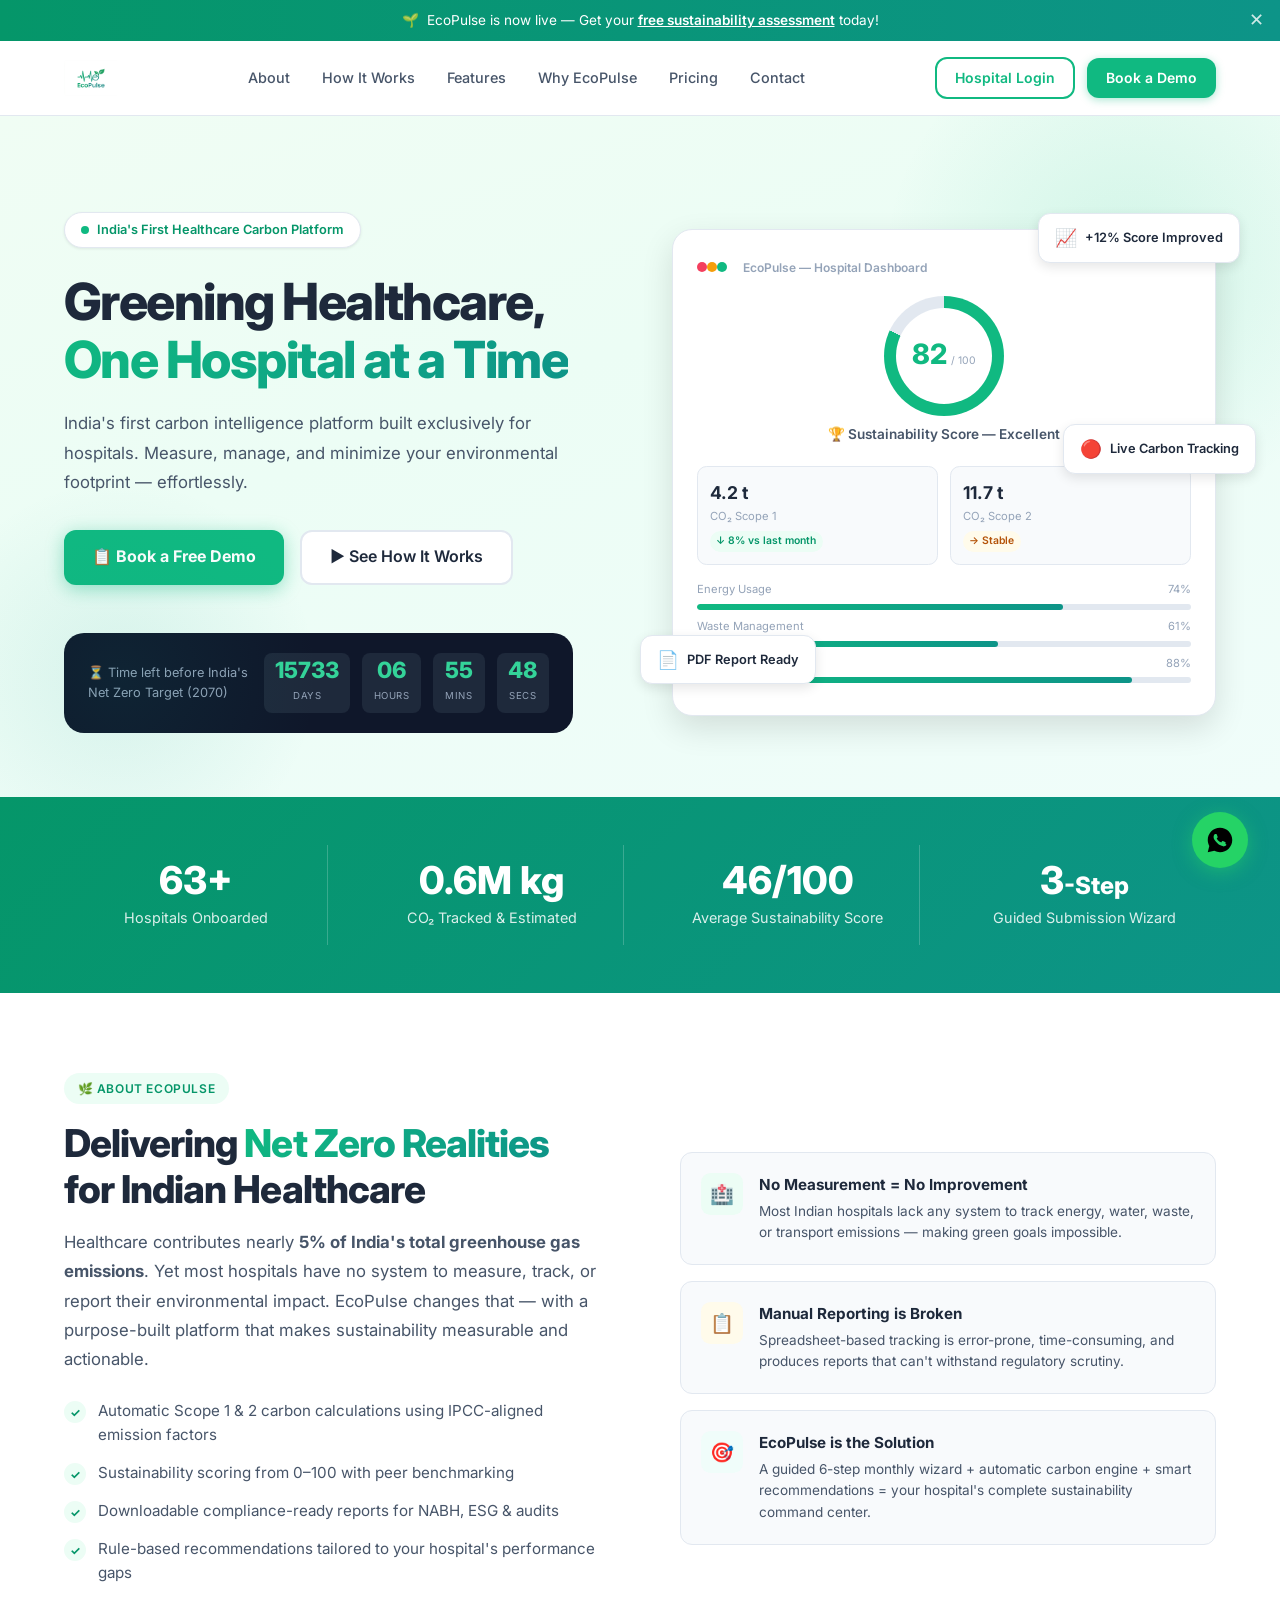
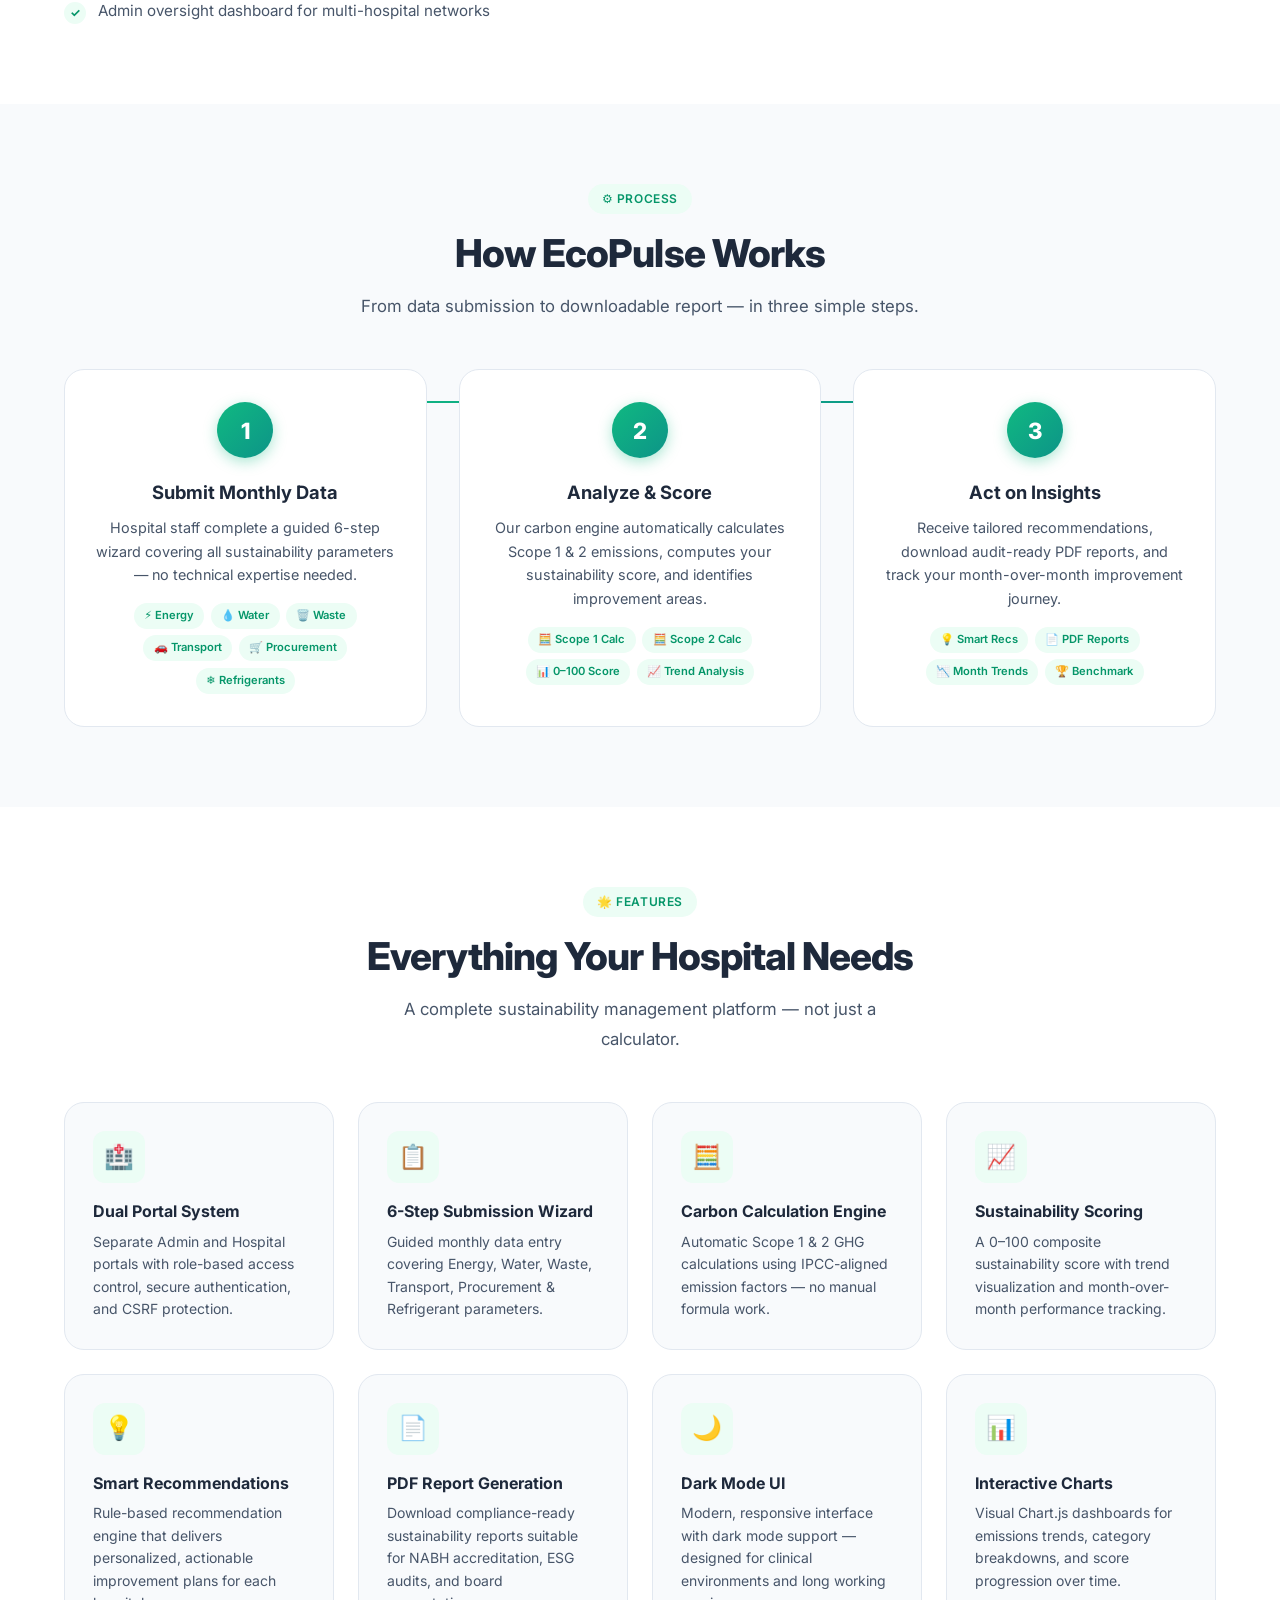
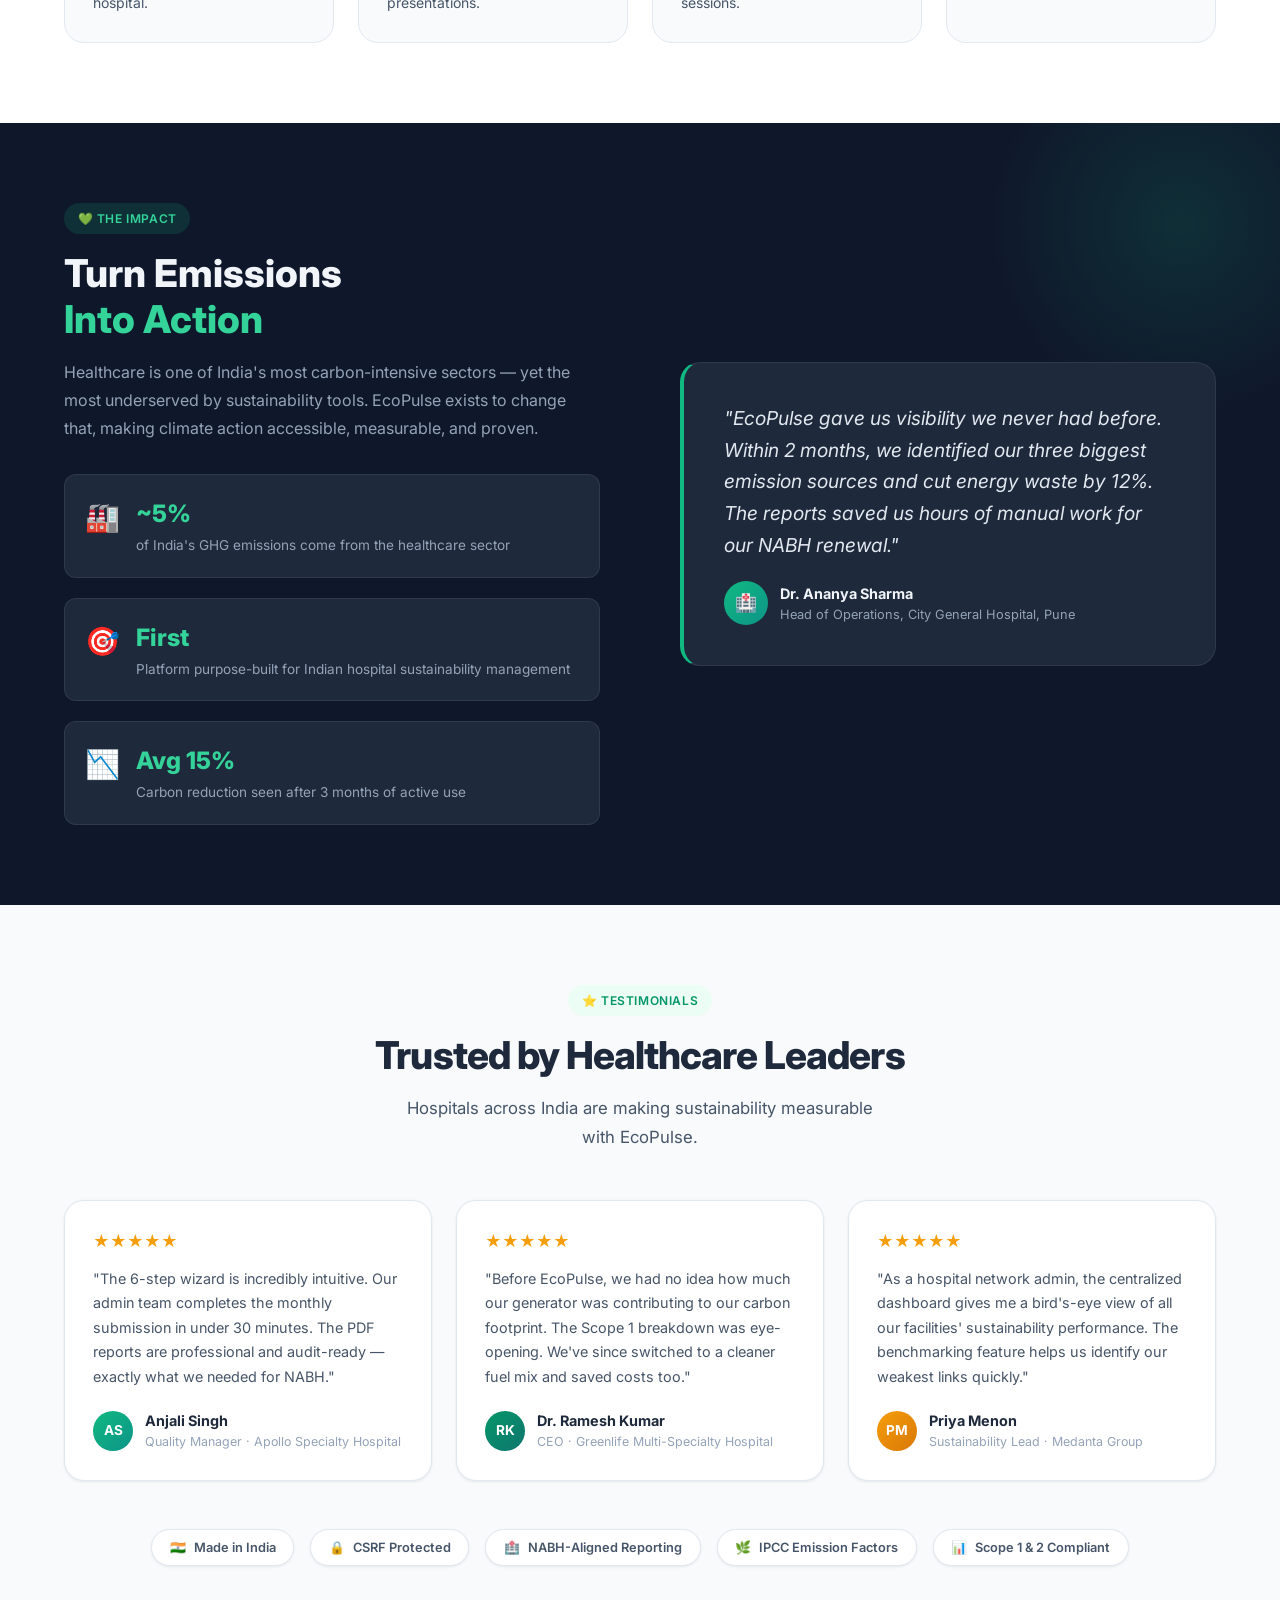
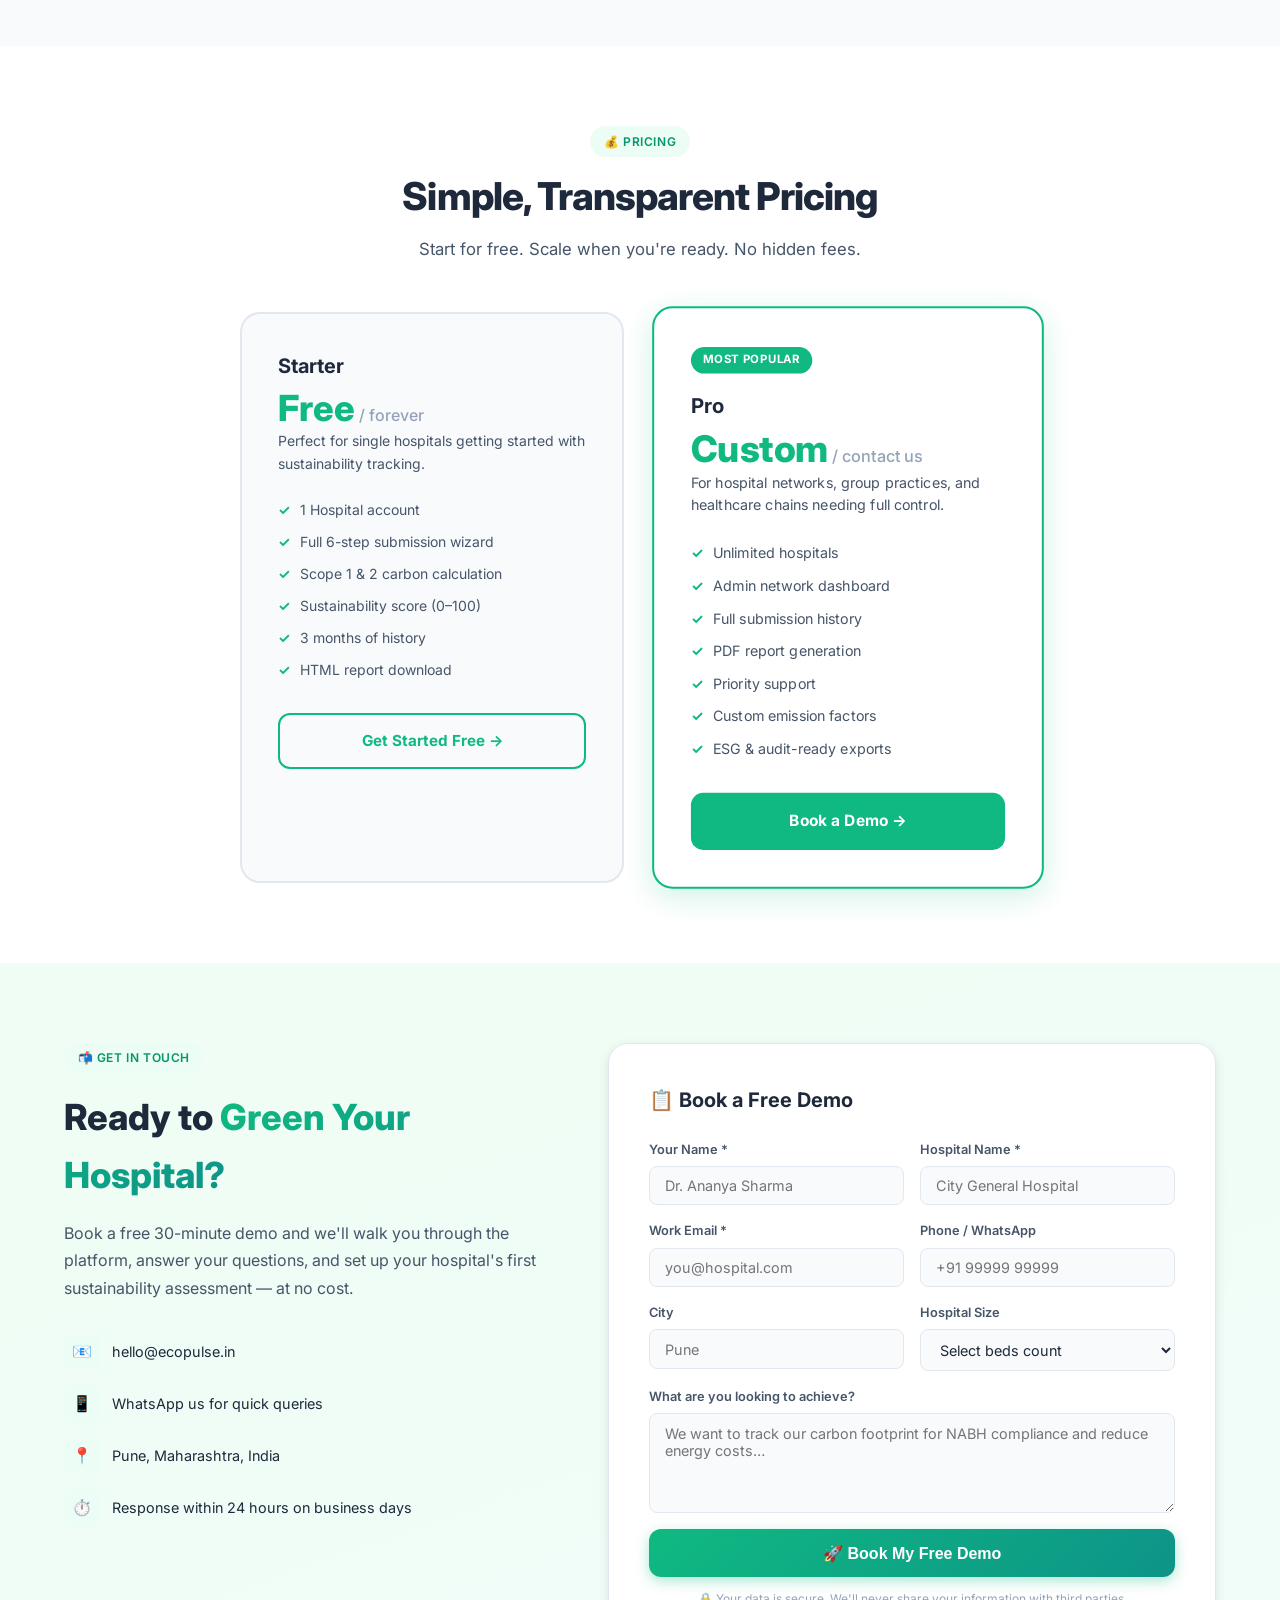
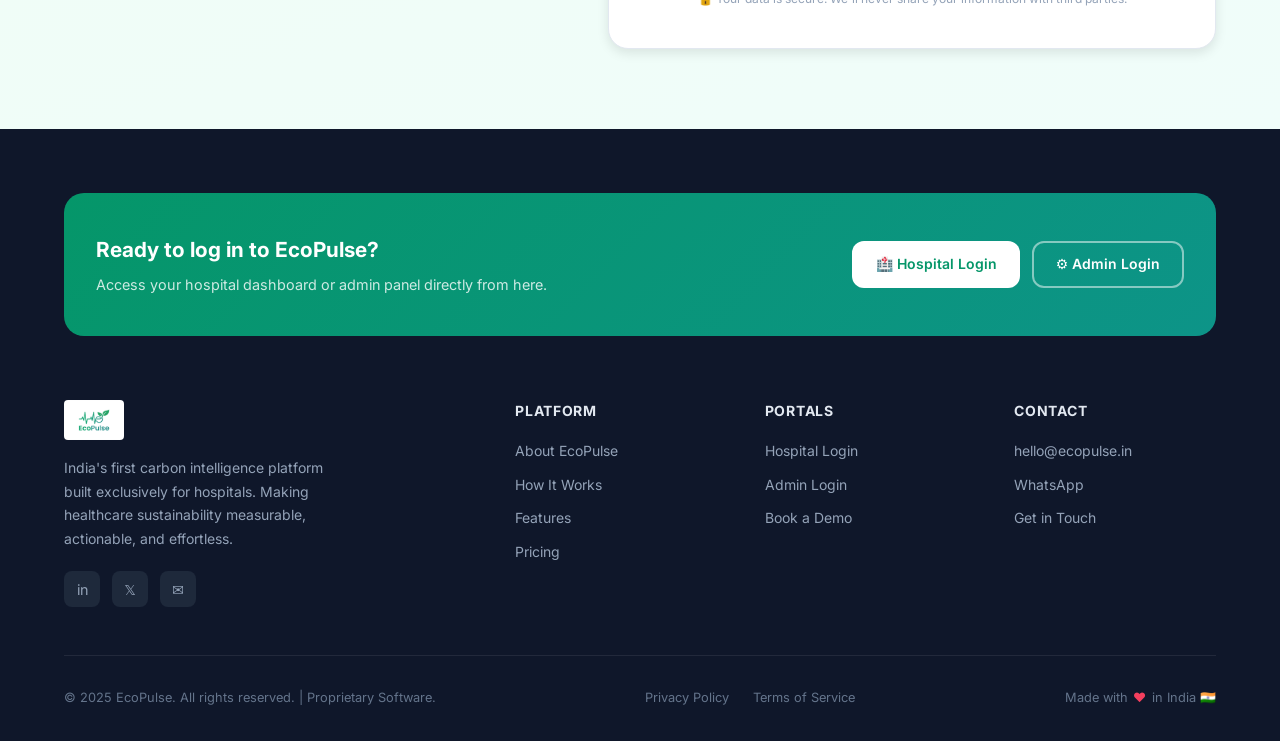
<file: ecopulse/public/landing/index.html>
<!DOCTYPE html>
<html lang="en">
<head>
  <meta charset="UTF-8" />
  <meta name="viewport" content="width=device-width, initial-scale=1.0" />
  <meta name="description" content="EcoPulse — India's first carbon intelligence platform built exclusively for hospitals. Measure, manage, and minimize your environmental footprint effortlessly." />
  <meta property="og:title" content="EcoPulse — Greening Healthcare, One Hospital at a Time" />
  <meta property="og:description" content="Carbon accounting, sustainability scoring, and compliance reporting for Indian hospitals." />
  <meta property="og:type" content="website" />
  <title>EcoPulse — Making Healthcare Sustainable</title>
  <link rel="preconnect" href="https://fonts.googleapis.com" />
  <link rel="preconnect" href="https://fonts.gstatic.com" crossorigin />
  <link href="https://fonts.googleapis.com/css2?family=Inter:wght@400;500;600;700;800&display=swap" rel="stylesheet" />
  <link rel="stylesheet" href="assets/css/style.css" />
</head>
<body>

<!-- ======================== ANNOUNCEMENT BAR ======================== -->
<div id="announcement-bar">
  <span>🌱</span>
  <span>EcoPulse is now live — Get your <a href="#contact">free sustainability assessment</a> today!</span>
  <button id="close-bar" aria-label="Dismiss">&#x2715;</button>
</div>

<!-- ======================== NAVBAR ======================== -->
<nav id="navbar">
  <div class="container">
    <div class="nav-inner">
      <a href="#" class="nav-logo">
        <img src="assets/images/logo.jpg" alt="EcoPulse Logo" />
      </a>
      <ul class="nav-links">
        <li><a href="#about">About</a></li>
        <li><a href="#how-it-works">How It Works</a></li>
        <li><a href="#features">Features</a></li>
        <li><a href="#impact">Why EcoPulse</a></li>
        <li><a href="#pricing">Pricing</a></li>
        <li><a href="#contact">Contact</a></li>
      </ul>
      <div class="nav-cta">
        <a href="/hospital/login" class="btn-outline" target="_blank">Hospital Login</a>
        <a href="#contact" class="btn-primary">Book a Demo</a>
      </div>
      <button class="hamburger" id="hamburger" aria-label="Toggle Menu">
        <span></span><span></span><span></span>
      </button>
    </div>
  </div>
  <div class="mobile-nav" id="mobile-nav">
    <a href="#about">About</a>
    <a href="#how-it-works">How It Works</a>
    <a href="#features">Features</a>
    <a href="#impact">Why EcoPulse</a>
    <a href="#pricing">Pricing</a>
    <a href="#contact">Contact</a>
    <a href="/hospital/login" target="_blank">Hospital Login</a>
    <a href="#contact" class="m-btn">Book a Demo →</a>
  </div>
</nav>

<!-- ======================== HERO ======================== -->
<section id="hero">
  <div class="container">
    <div class="hero-inner">
      <div class="hero-content">
        <div class="hero-tag reveal">
          <span class="dot"></span>
          India's First Healthcare Carbon Platform
        </div>
        <h1 class="hero-title reveal">
          Greening Healthcare,<br/>
          <span class="gradient-text">One Hospital at a Time</span>
        </h1>
        <p class="hero-sub reveal">
          India's first carbon intelligence platform built exclusively for hospitals.
          Measure, manage, and minimize your environmental footprint — effortlessly.
        </p>
        <div class="hero-actions reveal">
          <a href="#contact" class="btn-hero-primary">
            📋 Book a Free Demo
          </a>
          <a href="#how-it-works" class="btn-hero-secondary">
            ▶ See How It Works
          </a>
        </div>
        <div class="countdown-block reveal">
          <span class="countdown-label">⏳ Time left before India's<br/>Net Zero Target (2070)</span>
          <div class="countdown-units">
            <div class="cd-unit"><span class="cd-num" id="cd-days">--</span><span class="cd-lbl">Days</span></div>
            <div class="cd-unit"><span class="cd-num" id="cd-hours">--</span><span class="cd-lbl">Hours</span></div>
            <div class="cd-unit"><span class="cd-num" id="cd-minutes">--</span><span class="cd-lbl">Mins</span></div>
            <div class="cd-unit"><span class="cd-num" id="cd-seconds">--</span><span class="cd-lbl">Secs</span></div>
          </div>
        </div>
      </div>

      <!-- Dashboard mockup (desktop only) -->
      <div class="hero-visual">
        <div class="float-badge b1"><span class="badge-icon">📈</span> +12% Score Improved</div>
        <div class="float-badge b3"><span class="badge-icon">🔴</span> Live Carbon Tracking</div>
        <div class="dashboard-mockup">
          <div class="mockup-header">
            <div class="mockup-dots">
              <span></span><span></span><span></span>
            </div>
            <span class="mockup-title">EcoPulse — Hospital Dashboard</span>
          </div>
          <div class="score-ring-wrap">
            <div class="score-ring">
              <div class="score-ring-inner">
                <span class="num">82</span>
                <span class="lbl">/ 100</span>
              </div>
            </div>
            <p>🏆 Sustainability Score — Excellent</p>
          </div>
          <div class="mockup-metrics">
            <div class="metric-card">
              <div class="m-val">4.2 t</div>
              <div class="m-lbl">CO₂ Scope 1</div>
              <span class="m-tag good">↓ 8% vs last month</span>
            </div>
            <div class="metric-card">
              <div class="m-val">11.7 t</div>
              <div class="m-lbl">CO₂ Scope 2</div>
              <span class="m-tag warn">→ Stable</span>
            </div>
          </div>
          <div class="mockup-bar-label"><span>Energy Usage</span><span>74%</span></div>
          <div class="mockup-bar"><div class="mockup-bar-fill" data-width="74%"></div></div>
          <div class="mockup-bar-label"><span>Waste Management</span><span>61%</span></div>
          <div class="mockup-bar"><div class="mockup-bar-fill" data-width="61%"></div></div>
          <div class="mockup-bar-label"><span>Water Efficiency</span><span>88%</span></div>
          <div class="mockup-bar"><div class="mockup-bar-fill" data-width="88%"></div></div>
        </div>
        <div class="float-badge b2"><span class="badge-icon">📄</span> PDF Report Ready</div>
      </div>
    </div>
  </div>
</section>

<!-- ======================== STATS STRIP ======================== -->
<section id="stats-strip">
  <div class="container">
    <div class="stats-grid">
      <div class="stat-item reveal">
        <div class="stat-num">
          <span class="counter" data-target="120" data-suffix="+">0</span>
        </div>
        <div class="stat-label">Hospitals Onboarded</div>
      </div>
      <div class="stat-item reveal">
        <div class="stat-num">
          <span class="counter" data-target="1.2" data-suffix="M kg" data-decimals="1">0</span>
        </div>
        <div class="stat-label">CO₂ Tracked & Estimated</div>
      </div>
      <div class="stat-item reveal">
        <div class="stat-num">
          <span class="counter" data-target="87" data-suffix="/100">0</span>
        </div>
        <div class="stat-label">Average Sustainability Score</div>
      </div>
      <div class="stat-item reveal">
        <div class="stat-num">
          <span class="counter" data-target="6">0</span><span class="stat-suffix">-Step</span>
        </div>
        <div class="stat-label">Guided Submission Wizard</div>
      </div>
    </div>
  </div>
</section>

<!-- ======================== ABOUT ======================== -->
<section id="about" class="section">
  <div class="container">
    <div class="about-grid">
      <div class="reveal-left">
        <div class="tag">🌿 About EcoPulse</div>
        <h2 class="section-title">
          Delivering <span class="gradient-text">Net Zero Realities</span><br/>for Indian Healthcare
        </h2>
        <p class="section-sub">
          Healthcare contributes nearly <strong>5% of India's total greenhouse gas emissions</strong>.
          Yet most hospitals have no system to measure, track, or report their environmental impact.
          EcoPulse changes that — with a purpose-built platform that makes sustainability measurable and actionable.
        </p>
        <ul class="feature-list">
          <li class="feature-list-item">
            <div class="check-icon">✓</div>
            <span>Automatic Scope 1 & 2 carbon calculations using IPCC-aligned emission factors</span>
          </li>
          <li class="feature-list-item">
            <div class="check-icon">✓</div>
            <span>Sustainability scoring from 0–100 with peer benchmarking</span>
          </li>
          <li class="feature-list-item">
            <div class="check-icon">✓</div>
            <span>Downloadable compliance-ready reports for NABH, ESG & audits</span>
          </li>
          <li class="feature-list-item">
            <div class="check-icon">✓</div>
            <span>Rule-based recommendations tailored to your hospital's performance gaps</span>
          </li>
          <li class="feature-list-item">
            <div class="check-icon">✓</div>
            <span>Admin oversight dashboard for multi-hospital networks</span>
          </li>
        </ul>
      </div>
      <div class="reveal-right">
        <div class="problem-cards">
          <div class="problem-card">
            <div class="problem-icon green">🏥</div>
            <div>
              <h4>No Measurement = No Improvement</h4>
              <p>Most Indian hospitals lack any system to track energy, water, waste, or transport emissions — making green goals impossible.</p>
            </div>
          </div>
          <div class="problem-card">
            <div class="problem-icon amber">📋</div>
            <div>
              <h4>Manual Reporting is Broken</h4>
              <p>Spreadsheet-based tracking is error-prone, time-consuming, and produces reports that can't withstand regulatory scrutiny.</p>
            </div>
          </div>
          <div class="problem-card">
            <div class="problem-icon teal">🎯</div>
            <div>
              <h4>EcoPulse is the Solution</h4>
              <p>A guided 6-step monthly wizard + automatic carbon engine + smart recommendations = your hospital's complete sustainability command center.</p>
            </div>
          </div>
        </div>
      </div>
    </div>
  </div>
</section>

<!-- ======================== HOW IT WORKS ======================== -->
<section id="how-it-works" class="section">
  <div class="container">
    <div style="text-align:center; margin-bottom:.5rem;">
      <div class="tag" style="margin:0 auto 1rem;">⚙️ Process</div>
      <h2 class="section-title reveal">How EcoPulse Works</h2>
      <p class="section-sub reveal" style="max-width:560px;margin:0 auto;">
        From data submission to downloadable report — in three simple steps.
      </p>
    </div>
    <div class="steps-grid">
      <div class="step-card">
        <div class="step-num">1</div>
        <h3>Submit Monthly Data</h3>
        <p>Hospital staff complete a guided 6-step wizard covering all sustainability parameters — no technical expertise needed.</p>
        <div class="step-inputs">
          <span class="step-chip">⚡ Energy</span>
          <span class="step-chip">💧 Water</span>
          <span class="step-chip">🗑️ Waste</span>
          <span class="step-chip">🚗 Transport</span>
          <span class="step-chip">🛒 Procurement</span>
          <span class="step-chip">❄️ Refrigerants</span>
        </div>
      </div>
      <div class="step-card">
        <div class="step-num">2</div>
        <h3>Analyze & Score</h3>
        <p>Our carbon engine automatically calculates Scope 1 & 2 emissions, computes your sustainability score, and identifies improvement areas.</p>
        <div class="step-inputs">
          <span class="step-chip">🧮 Scope 1 Calc</span>
          <span class="step-chip">🧮 Scope 2 Calc</span>
          <span class="step-chip">📊 0–100 Score</span>
          <span class="step-chip">📈 Trend Analysis</span>
        </div>
      </div>
      <div class="step-card">
        <div class="step-num">3</div>
        <h3>Act on Insights</h3>
        <p>Receive tailored recommendations, download audit-ready PDF reports, and track your month-over-month improvement journey.</p>
        <div class="step-inputs">
          <span class="step-chip">💡 Smart Recs</span>
          <span class="step-chip">📄 PDF Reports</span>
          <span class="step-chip">📉 Month Trends</span>
          <span class="step-chip">🏆 Benchmark</span>
        </div>
      </div>
    </div>
  </div>
</section>

<!-- ======================== FEATURES ======================== -->
<section id="features" class="section">
  <div class="container">
    <div style="text-align:center; margin-bottom:.5rem;">
      <div class="tag" style="margin:0 auto 1rem;">🌟 Features</div>
      <h2 class="section-title reveal">Everything Your Hospital Needs</h2>
      <p class="section-sub reveal" style="max-width:540px;margin:0 auto;">
        A complete sustainability management platform — not just a calculator.
      </p>
    </div>
    <div class="features-grid">
      <div class="feature-card">
        <div class="feature-icon">🏥</div>
        <h3>Dual Portal System</h3>
        <p>Separate Admin and Hospital portals with role-based access control, secure authentication, and CSRF protection.</p>
      </div>
      <div class="feature-card">
        <div class="feature-icon">📋</div>
        <h3>6-Step Submission Wizard</h3>
        <p>Guided monthly data entry covering Energy, Water, Waste, Transport, Procurement & Refrigerant parameters.</p>
      </div>
      <div class="feature-card">
        <div class="feature-icon">🧮</div>
        <h3>Carbon Calculation Engine</h3>
        <p>Automatic Scope 1 & 2 GHG calculations using IPCC-aligned emission factors — no manual formula work.</p>
      </div>
      <div class="feature-card">
        <div class="feature-icon">📈</div>
        <h3>Sustainability Scoring</h3>
        <p>A 0–100 composite sustainability score with trend visualization and month-over-month performance tracking.</p>
      </div>
      <div class="feature-card">
        <div class="feature-icon">💡</div>
        <h3>Smart Recommendations</h3>
        <p>Rule-based recommendation engine that delivers personalized, actionable improvement plans for each hospital.</p>
      </div>
      <div class="feature-card">
        <div class="feature-icon">📄</div>
        <h3>PDF Report Generation</h3>
        <p>Download compliance-ready sustainability reports suitable for NABH accreditation, ESG audits, and board presentations.</p>
      </div>
      <div class="feature-card">
        <div class="feature-icon">🌙</div>
        <h3>Dark Mode UI</h3>
        <p>Modern, responsive interface with dark mode support — designed for clinical environments and long working sessions.</p>
      </div>
      <div class="feature-card">
        <div class="feature-icon">📊</div>
        <h3>Interactive Charts</h3>
        <p>Visual Chart.js dashboards for emissions trends, category breakdowns, and score progression over time.</p>
      </div>
    </div>
  </div>
</section>

<!-- ======================== IMPACT / WHY ======================== -->
<section id="impact" class="section">
  <div class="container">
    <div class="impact-grid">
      <div class="reveal-left">
        <div class="tag" style="background:rgba(16,185,129,.15);color:#34D399;">💚 The Impact</div>
        <h2 class="impact-title">
          Turn Emissions<br/>
          <span style="color:var(--green-light)">Into Action</span>
        </h2>
        <p class="impact-sub">
          Healthcare is one of India's most carbon-intensive sectors — yet the most underserved by sustainability tools.
          EcoPulse exists to change that, making climate action accessible, measurable, and proven.
        </p>
        <div class="impact-stats">
          <div class="impact-stat">
            <div class="impact-stat-icon">🏭</div>
            <div>
              <div class="impact-stat-val">~5%</div>
              <div class="impact-stat-label">of India's GHG emissions come from the healthcare sector</div>
            </div>
          </div>
          <div class="impact-stat">
            <div class="impact-stat-icon">🎯</div>
            <div>
              <div class="impact-stat-val">First</div>
              <div class="impact-stat-label">Platform purpose-built for Indian hospital sustainability management</div>
            </div>
          </div>
          <div class="impact-stat">
            <div class="impact-stat-icon">📉</div>
            <div>
              <div class="impact-stat-val">Avg 15%</div>
              <div class="impact-stat-label">Carbon reduction seen after 3 months of active use</div>
            </div>
          </div>
        </div>
      </div>
      <div class="reveal-right">
        <div class="impact-quote">
          <blockquote>
            "EcoPulse gave us visibility we never had before. Within 2 months, we identified our three biggest emission sources and cut energy waste by 12%. The reports saved us hours of manual work for our NABH renewal."
          </blockquote>
          <div class="quote-author">
            <div class="quote-avatar">🏥</div>
            <div>
              <div class="quote-name">Dr. Ananya Sharma</div>
              <div class="quote-title">Head of Operations, City General Hospital, Pune</div>
            </div>
          </div>
        </div>
      </div>
    </div>
  </div>
</section>

<!-- ======================== TESTIMONIALS ======================== -->
<section id="testimonials" class="section">
  <div class="container">
    <div style="text-align:center;margin-bottom:.5rem;">
      <div class="tag" style="margin:0 auto 1rem;">⭐ Testimonials</div>
      <h2 class="section-title reveal">Trusted by Healthcare Leaders</h2>
      <p class="section-sub reveal" style="max-width:500px;margin:0 auto;">
        Hospitals across India are making sustainability measurable with EcoPulse.
      </p>
    </div>
    <div class="testimonials-grid">
      <div class="testimonial-card">
        <div class="stars">★★★★★</div>
        <blockquote>"The 6-step wizard is incredibly intuitive. Our admin team completes the monthly submission in under 30 minutes. The PDF reports are professional and audit-ready — exactly what we needed for NABH."</blockquote>
        <div class="testimonial-author">
          <div class="t-avatar" style="background:linear-gradient(135deg,#10B981,#0D9488)">AS</div>
          <div>
            <div class="t-name">Anjali Singh</div>
            <div class="t-role">Quality Manager · Apollo Specialty Hospital</div>
          </div>
        </div>
      </div>
      <div class="testimonial-card">
        <div class="stars">★★★★★</div>
        <blockquote>"Before EcoPulse, we had no idea how much our generator was contributing to our carbon footprint. The Scope 1 breakdown was eye-opening. We've since switched to a cleaner fuel mix and saved costs too."</blockquote>
        <div class="testimonial-author">
          <div class="t-avatar" style="background:linear-gradient(135deg,#059669,#0F766E)">RK</div>
          <div>
            <div class="t-name">Dr. Ramesh Kumar</div>
            <div class="t-role">CEO · Greenlife Multi-Specialty Hospital</div>
          </div>
        </div>
      </div>
      <div class="testimonial-card">
        <div class="stars">★★★★★</div>
        <blockquote>"As a hospital network admin, the centralized dashboard gives me a bird's-eye view of all our facilities' sustainability performance. The benchmarking feature helps us identify our weakest links quickly."</blockquote>
        <div class="testimonial-author">
          <div class="t-avatar" style="background:linear-gradient(135deg,#F59E0B,#D97706)">PM</div>
          <div>
            <div class="t-name">Priya Menon</div>
            <div class="t-role">Sustainability Lead · Medanta Group</div>
          </div>
        </div>
      </div>
    </div>
    <div class="trust-badges">
      <div class="trust-badge"><span>🇮🇳</span> Made in India</div>
      <div class="trust-badge"><span>🔒</span> CSRF Protected</div>
      <div class="trust-badge"><span>🏥</span> NABH-Aligned Reporting</div>
      <div class="trust-badge"><span>🌿</span> IPCC Emission Factors</div>
      <div class="trust-badge"><span>📊</span> Scope 1 &amp; 2 Compliant</div>
    </div>
  </div>
</section>

<!-- ======================== PRICING ======================== -->
<section id="pricing" class="section">
  <div class="container">
    <div style="text-align:center;margin-bottom:.5rem;">
      <div class="tag" style="margin:0 auto 1rem;">💰 Pricing</div>
      <h2 class="section-title reveal">Simple, Transparent Pricing</h2>
      <p class="section-sub reveal" style="max-width:480px;margin:0 auto;">
        Start for free. Scale when you're ready. No hidden fees.
      </p>
    </div>
    <div class="pricing-grid">
      <div class="pricing-card reveal">
        <div class="pricing-name">Starter</div>
        <div class="pricing-price">Free<span> / forever</span></div>
        <p class="pricing-desc">Perfect for single hospitals getting started with sustainability tracking.</p>
        <ul class="pricing-features">
          <li class="pricing-feature"><span class="check">✓</span> 1 Hospital account</li>
          <li class="pricing-feature"><span class="check">✓</span> Full 6-step submission wizard</li>
          <li class="pricing-feature"><span class="check">✓</span> Scope 1 &amp; 2 carbon calculation</li>
          <li class="pricing-feature"><span class="check">✓</span> Sustainability score (0–100)</li>
          <li class="pricing-feature"><span class="check">✓</span> 3 months of history</li>
          <li class="pricing-feature"><span class="check">✓</span> HTML report download</li>
        </ul>
        <a href="/hospital/login" class="pricing-btn outline" target="_blank">Get Started Free →</a>
      </div>
      <div class="pricing-card popular reveal">
        <div class="pricing-popular-badge">Most Popular</div>
        <div class="pricing-name">Pro</div>
        <div class="pricing-price">Custom<span> / contact us</span></div>
        <p class="pricing-desc">For hospital networks, group practices, and healthcare chains needing full control.</p>
        <ul class="pricing-features">
          <li class="pricing-feature"><span class="check">✓</span> Unlimited hospitals</li>
          <li class="pricing-feature"><span class="check">✓</span> Admin network dashboard</li>
          <li class="pricing-feature"><span class="check">✓</span> Full submission history</li>
          <li class="pricing-feature"><span class="check">✓</span> PDF report generation</li>
          <li class="pricing-feature"><span class="check">✓</span> Priority support</li>
          <li class="pricing-feature"><span class="check">✓</span> Custom emission factors</li>
          <li class="pricing-feature"><span class="check">✓</span> ESG &amp; audit-ready exports</li>
        </ul>
        <a href="#contact" class="pricing-btn primary">Book a Demo →</a>
      </div>
    </div>
  </div>
</section>

<!-- ======================== CONTACT / DEMO FORM ======================== -->
<section id="contact" class="section">
  <div class="container">
    <div class="contact-grid">
      <div class="contact-info reveal-left">
        <div class="tag">📬 Get in Touch</div>
        <h2>Ready to <span class="gradient-text">Green Your Hospital?</span></h2>
        <p>
          Book a free 30-minute demo and we'll walk you through the platform, answer your questions,
          and set up your hospital's first sustainability assessment — at no cost.
        </p>
        <div class="contact-items">
          <div class="contact-item">
            <div class="ci-icon">📧</div>
            <span>hello@ecopulse.in</span>
          </div>
          <div class="contact-item">
            <div class="ci-icon">📱</div>
            <a href="https://wa.me/919999999999?text=Hi%20EcoPulse%2C%20I%27d%20like%20to%20book%20a%20demo" target="_blank">WhatsApp us for quick queries</a>
          </div>
          <div class="contact-item">
            <div class="ci-icon">📍</div>
            <span>Pune, Maharashtra, India</span>
          </div>
          <div class="contact-item">
            <div class="ci-icon">⏱️</div>
            <span>Response within 24 hours on business days</span>
          </div>
        </div>
      </div>

      <div class="reveal-right">
        <div class="contact-form-card">
          <h3>📋 Book a Free Demo</h3>
          <!-- Replace YOUR_FORMSPREE_ID with your actual Formspree form ID -->
          <form id="demo-form" action="https://formspree.io/f/YOUR_FORMSPREE_ID" method="POST">
            <div class="form-row">
              <div class="form-group">
                <label for="name">Your Name *</label>
                <input type="text" id="name" name="name" placeholder="Dr. Ananya Sharma" required />
              </div>
              <div class="form-group">
                <label for="hospital">Hospital Name *</label>
                <input type="text" id="hospital" name="hospital" placeholder="City General Hospital" required />
              </div>
            </div>
            <div class="form-row">
              <div class="form-group">
                <label for="email">Work Email *</label>
                <input type="email" id="email" name="email" placeholder="you@hospital.com" required />
              </div>
              <div class="form-group">
                <label for="phone">Phone / WhatsApp</label>
                <input type="tel" id="phone" name="phone" placeholder="+91 99999 99999" />
              </div>
            </div>
            <div class="form-row">
              <div class="form-group">
                <label for="city">City</label>
                <input type="text" id="city" name="city" placeholder="Pune" />
              </div>
              <div class="form-group">
                <label for="hospital-size">Hospital Size</label>
                <select id="hospital-size" name="hospital_size">
                  <option value="">Select beds count</option>
                  <option value="<50">&lt; 50 beds</option>
                  <option value="50-200">50 – 200 beds</option>
                  <option value="200-500">200 – 500 beds</option>
                  <option value="500+">500+ beds</option>
                </select>
              </div>
            </div>
            <div class="form-group">
              <label for="message">What are you looking to achieve?</label>
              <textarea id="message" name="message" placeholder="We want to track our carbon footprint for NABH compliance and reduce energy costs…"></textarea>
            </div>
            <button type="submit" class="form-submit">🚀 Book My Free Demo</button>
            <p class="form-note">🔒 Your data is secure. We'll never share your information with third parties.</p>
          </form>
          <div class="form-success" id="form-success">
            <div class="success-icon">🎉</div>
            <h4>Demo Booked Successfully!</h4>
            <p>Thank you! We'll reach out within 24 hours to schedule your demo session.</p>
          </div>
        </div>
      </div>
    </div>
  </div>
</section>

<!-- ======================== FOOTER ======================== -->
<footer id="footer">
  <div class="container">
    <div class="portal-banner reveal">
      <div class="portal-banner-text">
        <h3>Ready to log in to EcoPulse?</h3>
        <p>Access your hospital dashboard or admin panel directly from here.</p>
      </div>
      <div class="portal-btns">
        <a href="/hospital/login" class="btn-portal white" target="_blank">🏥 Hospital Login</a>
        <a href="/admin/login" class="btn-portal ghost" target="_blank">⚙️ Admin Login</a>
      </div>
    </div>

    <div class="footer-grid">
      <div class="footer-brand">
        <img src="assets/images/logo.jpg" alt="EcoPulse Logo" />
        <p>India's first carbon intelligence platform built exclusively for hospitals. Making healthcare sustainability measurable, actionable, and effortless.</p>
        <div class="footer-socials">
          <a href="#" class="footer-social-link" title="LinkedIn">in</a>
          <a href="#" class="footer-social-link" title="Twitter">𝕏</a>
          <a href="#" class="footer-social-link" title="Email">✉</a>
        </div>
      </div>
      <div class="footer-col">
        <h4>Platform</h4>
        <ul>
          <li><a href="#about">About EcoPulse</a></li>
          <li><a href="#how-it-works">How It Works</a></li>
          <li><a href="#features">Features</a></li>
          <li><a href="#pricing">Pricing</a></li>
        </ul>
      </div>
      <div class="footer-col">
        <h4>Portals</h4>
        <ul>
          <li><a href="/hospital/login" target="_blank">Hospital Login</a></li>
          <li><a href="/admin/login" target="_blank">Admin Login</a></li>
          <li><a href="#contact">Book a Demo</a></li>
        </ul>
      </div>
      <div class="footer-col">
        <h4>Contact</h4>
        <ul>
          <li><a href="mailto:hello@ecopulse.in">hello@ecopulse.in</a></li>
          <li><a href="https://wa.me/919999999999" target="_blank">WhatsApp</a></li>
          <li><a href="#contact">Get in Touch</a></li>
        </ul>
      </div>
    </div>

    <div class="footer-divider"></div>
    <div class="footer-bottom">
      <p>© 2025 EcoPulse. All rights reserved. | Proprietary Software.</p>
      <div class="footer-bottom-links">
        <a href="#">Privacy Policy</a>
        <a href="#">Terms of Service</a>
      </div>
      <div class="made-in-india">Made with <span class="heart">♥</span> in India 🇮🇳</div>
    </div>
  </div>
</footer>

<!-- ======================== WHATSAPP FLOAT BUTTON ======================== -->
<a id="whatsapp-btn" href="https://wa.me/919999999999?text=Hi%20EcoPulse%2C%20I%27d%20like%20to%20book%20a%20sustainability%20demo%20for%20my%20hospital!" target="_blank" rel="noopener" aria-label="Chat on WhatsApp">
  <svg viewBox="0 0 32 32" xmlns="http://www.w3.org/2000/svg">
    <path d="M16.001 2C8.268 2 2 8.267 2 16c0 2.47.643 4.79 1.769 6.8L2 30l7.479-1.733A13.94 13.94 0 0 0 16.001 30C23.732 30 30 23.732 30 16c0-7.732-6.268-14-13.999-14zm7.44 19.44c-.308.865-1.524 1.583-2.49 1.792-.664.14-1.53.252-4.446-1.09-3.734-1.672-6.14-5.47-6.327-5.72-.18-.25-1.5-1.996-1.5-3.806 0-1.81.946-2.693 1.282-3.068.308-.344.672-.43.896-.43l.644.012c.208.008.487-.079.762.58.285.676.966 2.358 1.05 2.53.085.172.14.373.027.597-.113.224-.17.362-.336.558-.167.195-.351.436-.5.585-.168.168-.342.35-.147.686.195.336.867 1.434 1.864 2.321 1.28 1.143 2.363 1.5 2.699 1.668.336.168.53.14.725-.083.196-.224.836-.977 1.06-1.313.223-.336.446-.28.75-.168.308.112 1.949.919 2.284 1.087.336.168.56.252.643.393.084.14.084.81-.224 1.673z"/>
  </svg>
</a>
<div class="wa-tooltip">Chat with us on WhatsApp 💬</div>

<script src="assets/js/main.js"></script>
</body>
</html>
</file>
<file: landing/assets/css/style.css>
﻿/* ============================================
   EcoPulse Landing Page — style.css
   Brand: Emerald Green + Teal + Amber
   ============================================ */

*, *::before, *::after { box-sizing: border-box; margin: 0; padding: 0; }

:root {
  --green:        #10B981;
  --green-dark:   #059669;
  --green-light:  #34D399;
  --green-bg:     #ECFDF5;
  --teal:         #0D9488;
  --teal-dark:    #0F766E;
  --amber:        #F59E0B;
  --amber-light:  #FCD34D;
  --red:          #F43F5E;
  --text:         #1E293B;
  --text-sec:     #475569;
  --text-muted:   #94A3B8;
  --surface:      #FFFFFF;
  --bg:           #F8FAFC;
  --border:       #E2E8F0;
  --dark-bg:      #0F172A;
  --dark-surface: #1E293B;
  --dark-text:    #F1F5F9;
  --shadow-sm:    0 1px 3px rgba(0,0,0,.08);
  --shadow-md:    0 4px 12px rgba(0,0,0,.1);
  --shadow-lg:    0 12px 32px rgba(0,0,0,.12);
  --radius:       .75rem;
  --radius-lg:    1.25rem;
  --transition:   .25s ease;
  --font:         'Inter', system-ui, -apple-system, sans-serif;
}

html { scroll-behavior: smooth; font-size: 16px; }
body { font-family: var(--font); color: var(--text); background: var(--bg); line-height: 1.6; overflow-x: hidden; }
img { max-width: 100%; display: block; }
a  { text-decoration: none; color: inherit; }
ul { list-style: none; }

.container { max-width: 1200px; margin: 0 auto; padding: 0 1.5rem; }
.section    { padding: 5rem 0; }
.tag {
  display: inline-flex; align-items: center; gap: .4rem;
  background: var(--green-bg); color: var(--green-dark);
  font-size: .75rem; font-weight: 600; letter-spacing: .05em;
  text-transform: uppercase; padding: .35rem .85rem;
  border-radius: 9999px; margin-bottom: 1rem;
}
.gradient-text {
  background: linear-gradient(135deg, var(--green) 0%, var(--teal) 100%);
  -webkit-background-clip: text; -webkit-text-fill-color: transparent; background-clip: text;
}
.highlight { color: var(--green); }

.reveal { opacity: 0; transform: translateY(30px); transition: opacity .6s ease, transform .6s ease; }
.reveal.visible { opacity: 1; transform: translateY(0); }
.reveal-left  { opacity: 0; transform: translateX(-40px); transition: opacity .6s ease, transform .6s ease; }
.reveal-right { opacity: 0; transform: translateX(40px);  transition: opacity .6s ease, transform .6s ease; }
.reveal-left.visible, .reveal-right.visible { opacity: 1; transform: translateX(0); }

/* Announcement Bar */
#announcement-bar {
  background: linear-gradient(90deg, var(--green-dark) 0%, var(--teal) 100%);
  color: #fff; font-size: .85rem; text-align: center;
  padding: .6rem 1rem; position: relative;
  display: flex; align-items: center; justify-content: center; gap: .5rem;
}
#announcement-bar a { color: #fff; font-weight: 600; text-decoration: underline; }
#close-bar { position: absolute; right: 1rem; top: 50%; transform: translateY(-50%); background: none; border: none; color: #fff; cursor: pointer; font-size: 1.1rem; opacity: .8; }
#close-bar:hover { opacity: 1; }

/* Navigation */
#navbar { position: sticky; top: 0; z-index: 900; background: rgba(255,255,255,.92); backdrop-filter: blur(12px); border-bottom: 1px solid var(--border); transition: box-shadow var(--transition); }
#navbar.scrolled { box-shadow: var(--shadow-md); }
.nav-inner { display: flex; align-items: center; justify-content: space-between; padding: 1rem 0; gap: 1rem; }
.nav-logo { display: flex; align-items: center; gap: .6rem; }
.nav-logo img { height: 36px; width: auto; border-radius: 4px; }
.nav-logo span { font-size: 1.2rem; font-weight: 700; color: var(--green-dark); letter-spacing: -.02em; }
.nav-links { display: flex; align-items: center; gap: 2rem; }
.nav-links a { font-size: .9rem; font-weight: 500; color: var(--text-sec); transition: color var(--transition); }
.nav-links a:hover { color: var(--green); }
.nav-cta { display: flex; align-items: center; gap: .75rem; }
.btn-outline { font-size: .875rem; font-weight: 600; padding: .5rem 1.1rem; border: 2px solid var(--green); color: var(--green); border-radius: var(--radius); transition: all var(--transition); cursor: pointer; background: transparent; }
.btn-outline:hover { background: var(--green); color: #fff; }
.btn-primary { font-size: .875rem; font-weight: 600; padding: .55rem 1.2rem; background: var(--green); color: #fff; border-radius: var(--radius); border: none; cursor: pointer; transition: background var(--transition), box-shadow var(--transition); box-shadow: 0 2px 8px rgba(16,185,129,.35); }
.btn-primary:hover { background: var(--green-dark); box-shadow: 0 4px 14px rgba(16,185,129,.4); }
.hamburger { display: none; flex-direction: column; gap: 5px; background: none; border: none; cursor: pointer; padding: 4px; }
.hamburger span { display: block; width: 24px; height: 2px; background: var(--text); border-radius: 2px; transition: all .3s ease; }
.hamburger.active span:nth-child(1) { transform: rotate(45deg) translate(5px, 5px); }
.hamburger.active span:nth-child(2) { opacity: 0; }
.hamburger.active span:nth-child(3) { transform: rotate(-45deg) translate(5px, -5px); }
.mobile-nav { display: none; flex-direction: column; gap: 0; background: #fff; border-top: 1px solid var(--border); padding: 1rem 1.5rem 1.5rem; }
.mobile-nav.open { display: flex; }
.mobile-nav a { padding: .75rem 0; border-bottom: 1px solid var(--border); font-weight: 500; color: var(--text-sec); display: block; }
.mobile-nav .m-btn { margin-top: .75rem; text-align: center; background: var(--green); color: #fff; border-radius: var(--radius); padding: .75rem; font-weight: 700; border: none; cursor: pointer; display: block; width: 100%; font-size: .95rem; }

/* Hero */
#hero { background: linear-gradient(160deg, #f0fdf4 0%, #ecfdf5 40%, #f0fdfa 100%); padding: 6rem 0 4rem; position: relative; overflow: hidden; }
#hero::before { content: ''; position: absolute; top: -100px; right: -100px; width: 500px; height: 500px; background: radial-gradient(circle, rgba(16,185,129,.12) 0%, transparent 70%); pointer-events: none; }
#hero::after  { content: ''; position: absolute; bottom: -80px; left: -80px; width: 400px; height: 400px; background: radial-gradient(circle, rgba(13,148,136,.1) 0%, transparent 70%); pointer-events: none; }
.hero-inner { display: grid; grid-template-columns: 1fr 1fr; align-items: center; gap: 4rem; }
.hero-tag { display: inline-flex; align-items: center; gap: .5rem; background: #fff; border: 1px solid var(--border); color: var(--green-dark); font-size: .8rem; font-weight: 600; padding: .4rem 1rem; border-radius: 9999px; margin-bottom: 1.5rem; box-shadow: var(--shadow-sm); }
.hero-tag .dot { width: 8px; height: 8px; border-radius: 50%; background: var(--green); animation: blink 1.5s infinite; }
@keyframes blink { 0%,100%{opacity:1} 50%{opacity:.4} }
.hero-title { font-size: clamp(2rem, 4vw, 3.25rem); font-weight: 800; line-height: 1.15; letter-spacing: -.03em; margin-bottom: 1.25rem; }
.hero-sub { font-size: 1.05rem; color: var(--text-sec); margin-bottom: 2rem; max-width: 520px; line-height: 1.75; }
.hero-actions { display: flex; gap: 1rem; flex-wrap: wrap; margin-bottom: 3rem; }
.btn-hero-primary { padding: .8rem 1.75rem; font-size: 1rem; font-weight: 700; background: var(--green); color: #fff; border-radius: var(--radius); border: none; cursor: pointer; box-shadow: 0 4px 18px rgba(16,185,129,.4); transition: all var(--transition); display: inline-flex; align-items: center; gap: .5rem; }
.btn-hero-primary:hover { background: var(--green-dark); transform: translateY(-2px); box-shadow: 0 6px 24px rgba(16,185,129,.45); }
.btn-hero-secondary { padding: .8rem 1.75rem; font-size: 1rem; font-weight: 600; background: #fff; color: var(--text); border-radius: var(--radius); border: 2px solid var(--border); cursor: pointer; transition: all var(--transition); display: inline-flex; align-items: center; gap: .5rem; }
.btn-hero-secondary:hover { border-color: var(--green); color: var(--green); transform: translateY(-2px); }

/* Countdown */
.countdown-block { background: var(--dark-bg); color: var(--dark-text); border-radius: var(--radius-lg); padding: 1.25rem 1.5rem; display: inline-flex; align-items: center; gap: 1rem; flex-wrap: wrap; }
.countdown-label { font-size: .8rem; color: var(--text-muted); white-space: nowrap; }
.countdown-units { display: flex; gap: .75rem; }
.cd-unit { text-align: center; background: var(--dark-surface); border-radius: .5rem; padding: .4rem .7rem; min-width: 52px; }
.cd-num { font-size: 1.4rem; font-weight: 800; color: var(--green-light); line-height: 1; display: block; }
.cd-lbl { font-size: .6rem; text-transform: uppercase; letter-spacing: .06em; color: var(--text-muted); }

/* Hero Mockup */
.hero-visual { position: relative; }
.dashboard-mockup { background: #fff; border-radius: var(--radius-lg); box-shadow: var(--shadow-lg); padding: 1.5rem; border: 1px solid var(--border); }
.mockup-header { display: flex; align-items: center; gap: .5rem; margin-bottom: 1rem; }
.mockup-dots span { display: inline-block; width: 10px; height: 10px; border-radius: 50%; }
.mockup-dots span:nth-child(1){background:#F43F5E;} .mockup-dots span:nth-child(2){background:var(--amber);} .mockup-dots span:nth-child(3){background:var(--green);}
.mockup-title { font-size: .75rem; font-weight: 600; color: var(--text-muted); margin-left: .5rem; }
.score-ring-wrap { text-align: center; margin-bottom: 1.25rem; }
.score-ring { width: 120px; height: 120px; margin: 0 auto .5rem; border-radius: 50%; background: conic-gradient(var(--green) 0% 82%, var(--border) 82% 100%); display: flex; align-items: center; justify-content: center; position: relative; }
.score-ring::before { content: ''; position: absolute; inset: 12px; background: #fff; border-radius: 50%; }
.score-ring-inner { position: relative; z-index: 1; text-align: center; }
.score-ring-inner .num { font-size: 1.75rem; font-weight: 800; color: var(--green); line-height: 1; }
.score-ring-inner .lbl { font-size: .65rem; color: var(--text-muted); }
.score-ring-wrap p { font-size: .85rem; font-weight: 600; color: var(--text-sec); }
.mockup-metrics { display: grid; grid-template-columns: 1fr 1fr; gap: .75rem; margin-bottom: 1rem; }
.metric-card { background: var(--bg); border-radius: .6rem; padding: .75rem; border: 1px solid var(--border); }
.metric-card .m-val { font-size: 1.1rem; font-weight: 700; color: var(--text); }
.metric-card .m-lbl { font-size: .7rem; color: var(--text-muted); margin-top: .1rem; }
.metric-card .m-tag { display: inline-block; font-size: .65rem; font-weight: 600; padding: .15rem .4rem; border-radius: 9999px; margin-top: .25rem; }
.m-tag.good { background: var(--green-bg); color: var(--green-dark); }
.m-tag.warn { background: #FFFBEB; color: #B45309; }
.mockup-bar-label { display: flex; justify-content: space-between; font-size: .7rem; color: var(--text-muted); margin-bottom: .3rem; }
.mockup-bar { height: 6px; background: var(--border); border-radius: 9999px; overflow: hidden; margin-bottom: .5rem; }
.mockup-bar-fill { height: 100%; border-radius: 9999px; background: linear-gradient(90deg, var(--green) 0%, var(--teal) 100%); width: 0; transition: width 1.5s ease; }
.float-badge { position: absolute; background: #fff; border-radius: var(--radius); box-shadow: var(--shadow-md); padding: .6rem 1rem; font-size: .8rem; font-weight: 600; border: 1px solid var(--border); display: flex; align-items: center; gap: .5rem; animation: floatAnim 3s ease-in-out infinite; }
.float-badge.b1 { top: -1rem; right: -1.5rem; animation-delay: 0s; }
.float-badge.b2 { bottom: 2rem; left: -2rem; animation-delay: 1s; }
.float-badge.b3 { top: 40%; right: -2.5rem; animation-delay: .5s; }
.float-badge .badge-icon { font-size: 1.1rem; }
@keyframes floatAnim { 0%,100%{transform:translateY(0)} 50%{transform:translateY(-8px)} }

/* Stats Strip */
#stats-strip { background: linear-gradient(135deg, var(--green-dark) 0%, var(--teal) 100%); padding: 3rem 0; color: #fff; }
.stats-grid { display: grid; grid-template-columns: repeat(4,1fr); gap: 2rem; text-align: center; }
.stat-item { padding: 1rem; border-right: 1px solid rgba(255,255,255,.2); }
.stat-item:last-child { border: none; }
.stat-num { font-size: clamp(2rem, 3vw, 2.75rem); font-weight: 800; line-height: 1; margin-bottom: .4rem; }
.stat-suffix { font-size: 1.5rem; }
.stat-label { font-size: .9rem; opacity: .85; }

/* About */
#about { background: #fff; }
.about-grid { display: grid; grid-template-columns: 1fr 1fr; gap: 5rem; align-items: center; }
.section-title { font-size: clamp(1.75rem, 3vw, 2.5rem); font-weight: 800; line-height: 1.2; letter-spacing: -.025em; margin-bottom: 1rem; }
.section-sub { font-size: 1.05rem; color: var(--text-sec); line-height: 1.75; margin-bottom: 1.5rem; }
.feature-list { display: flex; flex-direction: column; gap: .85rem; }
.feature-list-item { display: flex; align-items: flex-start; gap: .75rem; }
.check-icon { width: 22px; height: 22px; border-radius: 50%; background: var(--green-bg); color: var(--green-dark); display: flex; align-items: center; justify-content: center; font-size: .75rem; flex-shrink: 0; margin-top: .15rem; font-weight: 700; }
.feature-list-item span { color: var(--text-sec); font-size: .95rem; }
.problem-cards { display: flex; flex-direction: column; gap: 1rem; }
.problem-card { background: var(--bg); border-radius: var(--radius); padding: 1.25rem; border: 1px solid var(--border); display: flex; align-items: flex-start; gap: 1rem; transition: box-shadow var(--transition), transform var(--transition); }
.problem-card:hover { box-shadow: var(--shadow-md); transform: translateX(4px); }
.problem-icon { width: 42px; height: 42px; border-radius: .6rem; display: flex; align-items: center; justify-content: center; font-size: 1.2rem; flex-shrink: 0; }
.problem-icon.green { background: var(--green-bg); }
.problem-icon.teal  { background: #F0FDFA; }
.problem-icon.amber { background: #FFFBEB; }
.problem-card h4 { font-size: .95rem; font-weight: 700; margin-bottom: .2rem; }
.problem-card p  { font-size: .85rem; color: var(--text-sec); }

/* How It Works */
#how-it-works { background: var(--bg); }
.steps-grid { display: grid; grid-template-columns: repeat(3,1fr); gap: 2rem; margin-top: 3rem; position: relative; }
.steps-grid::before { content: ''; position: absolute; top: 2rem; left: calc(16.66% + 1rem); right: calc(16.66% + 1rem); height: 2px; background: linear-gradient(90deg, var(--green) 0%, var(--teal) 100%); z-index: 0; }
.step-card { background: #fff; border-radius: var(--radius-lg); padding: 2rem 1.75rem; border: 1px solid var(--border); transition: box-shadow var(--transition), transform var(--transition); text-align: center; position: relative; z-index: 1; }
.step-card:hover { box-shadow: var(--shadow-lg); transform: translateY(-4px); }
.step-num { width: 56px; height: 56px; border-radius: 50%; background: linear-gradient(135deg, var(--green) 0%, var(--teal) 100%); color: #fff; font-size: 1.4rem; font-weight: 800; display: flex; align-items: center; justify-content: center; margin: 0 auto 1.25rem; box-shadow: 0 4px 14px rgba(16,185,129,.35); }
.step-card h3 { font-size: 1.15rem; font-weight: 700; margin-bottom: .5rem; }
.step-card p  { color: var(--text-sec); font-size: .9rem; line-height: 1.65; }
.step-inputs { margin-top: 1rem; display: flex; flex-wrap: wrap; gap: .4rem; justify-content: center; }
.step-chip { background: var(--green-bg); color: var(--green-dark); font-size: .7rem; font-weight: 600; padding: .25rem .65rem; border-radius: 9999px; }

/* Features */
#features { background: #fff; }
.features-grid { display: grid; grid-template-columns: repeat(auto-fit, minmax(260px, 1fr)); gap: 1.5rem; margin-top: 3rem; }
.feature-card { background: var(--bg); border-radius: var(--radius-lg); padding: 1.75rem; border: 1px solid var(--border); transition: all var(--transition); }
.feature-card:hover { background: #fff; box-shadow: var(--shadow-lg); transform: translateY(-4px); border-color: var(--green-light); }
.feature-icon { width: 52px; height: 52px; border-radius: var(--radius); display: flex; align-items: center; justify-content: center; font-size: 1.5rem; margin-bottom: 1rem; background: var(--green-bg); }
.feature-card h3 { font-size: 1rem; font-weight: 700; margin-bottom: .4rem; }
.feature-card p  { font-size: .875rem; color: var(--text-sec); line-height: 1.6; }

/* Impact */
#impact { background: var(--dark-bg); color: var(--dark-text); position: relative; overflow: hidden; }
#impact::before { content: ''; position: absolute; top: -100px; right: -100px; width: 400px; height: 400px; background: radial-gradient(circle, rgba(16,185,129,.15) 0%, transparent 70%); pointer-events: none; }
.impact-grid { display: grid; grid-template-columns: 1fr 1fr; gap: 5rem; align-items: center; }
.impact-title { font-size: clamp(1.75rem, 3vw, 2.5rem); font-weight: 800; line-height: 1.2; margin-bottom: 1rem; }
.impact-sub { font-size: 1rem; color: #94A3B8; line-height: 1.75; margin-bottom: 2rem; }
.impact-stats { display: flex; flex-direction: column; gap: 1.25rem; }
.impact-stat { display: flex; align-items: flex-start; gap: 1rem; padding: 1.25rem; background: var(--dark-surface); border-radius: var(--radius); border: 1px solid rgba(255,255,255,.08); }
.impact-stat-icon { font-size: 1.75rem; flex-shrink: 0; }
.impact-stat-val { font-size: 1.5rem; font-weight: 800; color: var(--green-light); }
.impact-stat-label { font-size: .85rem; color: #94A3B8; margin-top: .1rem; }
.impact-quote { background: var(--dark-surface); border-radius: var(--radius-lg); padding: 2.5rem; border: 1px solid rgba(255,255,255,.08); border-left: 4px solid var(--green); }
.impact-quote blockquote { font-size: 1.2rem; font-style: italic; line-height: 1.65; color: #E2E8F0; margin-bottom: 1.25rem; }
.quote-author { display: flex; align-items: center; gap: .75rem; }
.quote-avatar { width: 44px; height: 44px; border-radius: 50%; background: linear-gradient(135deg, var(--green) 0%, var(--teal) 100%); display: flex; align-items: center; justify-content: center; font-size: 1.1rem; }
.quote-name  { font-weight: 700; font-size: .9rem; }
.quote-title { font-size: .8rem; color: #94A3B8; }

/* Testimonials */
#testimonials { background: var(--bg); }
.testimonials-grid { display: grid; grid-template-columns: repeat(3,1fr); gap: 1.5rem; margin-top: 3rem; }
.testimonial-card { background: #fff; border-radius: var(--radius-lg); padding: 1.75rem; border: 1px solid var(--border); box-shadow: var(--shadow-sm); transition: box-shadow var(--transition), transform var(--transition); }
.testimonial-card:hover { box-shadow: var(--shadow-lg); transform: translateY(-4px); }
.stars { color: var(--amber); font-size: 1rem; margin-bottom: .75rem; }
.testimonial-card blockquote { font-size: .9rem; color: var(--text-sec); line-height: 1.7; margin-bottom: 1.25rem; }
.testimonial-author { display: flex; align-items: center; gap: .75rem; }
.t-avatar { width: 40px; height: 40px; border-radius: 50%; color: #fff; font-size: .85rem; font-weight: 700; display: flex; align-items: center; justify-content: center; flex-shrink: 0; }
.t-name  { font-weight: 700; font-size: .9rem; }
.t-role  { font-size: .78rem; color: var(--text-muted); }
.trust-badges { display: flex; flex-wrap: wrap; gap: 1rem; justify-content: center; margin-top: 3rem; }
.trust-badge { display: inline-flex; align-items: center; gap: .5rem; background: #fff; border: 1px solid var(--border); border-radius: 9999px; padding: .45rem 1.1rem; font-size: .8rem; font-weight: 600; color: var(--text-sec); box-shadow: var(--shadow-sm); }

/* Pricing */
#pricing { background: #fff; }
.pricing-grid { display: grid; grid-template-columns: repeat(2,1fr); gap: 2rem; max-width: 800px; margin: 3rem auto 0; }
.pricing-card { background: var(--bg); border-radius: var(--radius-lg); padding: 2.25rem; border: 2px solid var(--border); transition: all var(--transition); }
.pricing-card.popular { background: #fff; border-color: var(--green); box-shadow: 0 8px 30px rgba(16,185,129,.2); transform: scale(1.02); }
.pricing-popular-badge { display: inline-block; background: var(--green); color: #fff; font-size: .7rem; font-weight: 700; padding: .25rem .75rem; border-radius: 9999px; margin-bottom: 1rem; text-transform: uppercase; letter-spacing: .05em; }
.pricing-name  { font-size: 1.25rem; font-weight: 700; margin-bottom: .5rem; }
.pricing-price { font-size: 2.25rem; font-weight: 800; color: var(--green); margin-bottom: .25rem; line-height: 1; }
.pricing-price span { font-size: 1rem; font-weight: 500; color: var(--text-muted); }
.pricing-desc  { font-size: .875rem; color: var(--text-sec); margin-bottom: 1.5rem; }
.pricing-features { display: flex; flex-direction: column; gap: .6rem; margin-bottom: 2rem; }
.pricing-feature { display: flex; align-items: center; gap: .6rem; font-size: .875rem; color: var(--text-sec); }
.pricing-feature .check { color: var(--green); font-weight: 700; }
.pricing-btn { width: 100%; text-align: center; padding: .85rem; font-size: .95rem; border-radius: var(--radius); display: block; cursor: pointer; font-weight: 700; transition: all var(--transition); }
.pricing-btn.primary { background: var(--green); color: #fff; border: 2px solid var(--green); }
.pricing-btn.primary:hover { background: var(--green-dark); border-color: var(--green-dark); }
.pricing-btn.outline { background: transparent; color: var(--green); border: 2px solid var(--green); }
.pricing-btn.outline:hover { background: var(--green); color: #fff; }

/* Contact / Demo Form */
#contact { background: linear-gradient(160deg, #f0fdf4 0%, #f0fdfa 100%); }
.contact-grid { display: grid; grid-template-columns: 1fr 1.2fr; gap: 4rem; align-items: start; }
.contact-info h2 { font-size: clamp(1.75rem, 3vw, 2.25rem); font-weight: 800; margin-bottom: 1rem; }
.contact-info p  { color: var(--text-sec); margin-bottom: 2rem; line-height: 1.7; }
.contact-items   { display: flex; flex-direction: column; gap: 1rem; }
.contact-item    { display: flex; align-items: center; gap: .75rem; font-size: .9rem; }
.ci-icon { width: 36px; height: 36px; background: var(--green-bg); border-radius: .5rem; display: flex; align-items: center; justify-content: center; font-size: 1rem; flex-shrink: 0; }
.contact-form-card { background: #fff; border-radius: var(--radius-lg); padding: 2.5rem; border: 1px solid var(--border); box-shadow: var(--shadow-md); }
.contact-form-card h3 { font-size: 1.25rem; font-weight: 700; margin-bottom: 1.5rem; }
.form-row { display: grid; grid-template-columns: 1fr 1fr; gap: 1rem; }
.form-group { display: flex; flex-direction: column; gap: .35rem; margin-bottom: 1rem; }
.form-group label { font-size: .8rem; font-weight: 600; color: var(--text-sec); }
.form-group input, .form-group select, .form-group textarea { padding: .65rem .9rem; border: 1.5px solid var(--border); border-radius: .5rem; font-family: var(--font); font-size: .9rem; color: var(--text); background: var(--bg); transition: border-color var(--transition); outline: none; }
.form-group input:focus, .form-group select:focus, .form-group textarea:focus { border-color: var(--green); background: #fff; }
.form-group textarea { resize: vertical; min-height: 100px; }
.form-submit { width: 100%; padding: .9rem; font-size: 1rem; font-weight: 700; background: linear-gradient(135deg, var(--green) 0%, var(--teal) 100%); color: #fff; border: none; border-radius: var(--radius); cursor: pointer; transition: all var(--transition); box-shadow: 0 4px 14px rgba(16,185,129,.35); }
.form-submit:hover { transform: translateY(-2px); box-shadow: 0 6px 20px rgba(16,185,129,.4); }
.form-note { font-size: .75rem; color: var(--text-muted); text-align: center; margin-top: .75rem; }
.form-success { display: none; text-align: center; padding: 2rem; color: var(--green-dark); background: var(--green-bg); border-radius: var(--radius); border: 1px solid var(--green-light); }
.form-success .success-icon { font-size: 3rem; margin-bottom: .75rem; }
.form-success h4 { font-size: 1.1rem; font-weight: 700; margin-bottom: .4rem; }

/* WhatsApp */
#whatsapp-btn { position: fixed; bottom: 2rem; right: 2rem; z-index: 1000; width: 56px; height: 56px; border-radius: 50%; background: #25D366; color: #fff; border: none; cursor: pointer; display: flex; align-items: center; justify-content: center; box-shadow: 0 4px 18px rgba(37,211,102,.5); transition: transform var(--transition), box-shadow var(--transition); animation: wabounce 2.5s ease-in-out infinite; }
#whatsapp-btn:hover { transform: scale(1.12); box-shadow: 0 6px 24px rgba(37,211,102,.6); animation: none; }
#whatsapp-btn svg { width: 28px; height: 28px; }
@keyframes wabounce { 0%,100%{transform:scale(1)} 50%{transform:scale(1.06)} }
.wa-tooltip { position: fixed; bottom: 5.5rem; right: 2rem; z-index: 1000; background: var(--dark-bg); color: #fff; font-size: .78rem; font-weight: 600; padding: .4rem .85rem; border-radius: 9999px; white-space: nowrap; opacity: 0; pointer-events: none; transition: opacity .3s ease; }
#whatsapp-btn:hover ~ .wa-tooltip { opacity: 1; }

/* Footer */
#footer { background: var(--dark-bg); color: var(--dark-text); padding: 4rem 0 2rem; }
.footer-grid { display: grid; grid-template-columns: 2fr 1fr 1fr 1fr; gap: 3rem; margin-bottom: 3rem; }
.footer-brand img { height: 40px; margin-bottom: 1rem; border-radius: 4px; }
.footer-brand p   { font-size: .875rem; color: #94A3B8; line-height: 1.7; max-width: 260px; }
.footer-col h4    { font-size: .875rem; font-weight: 700; margin-bottom: 1rem; color: #E2E8F0; text-transform: uppercase; letter-spacing: .05em; }
.footer-col ul li { margin-bottom: .5rem; }
.footer-col ul a  { font-size: .875rem; color: #94A3B8; transition: color var(--transition); }
.footer-col ul a:hover { color: var(--green-light); }
.footer-socials { display: flex; gap: .75rem; margin-top: 1.25rem; }
.footer-social-link { width: 36px; height: 36px; border-radius: .5rem; background: var(--dark-surface); color: #94A3B8; display: flex; align-items: center; justify-content: center; font-size: .9rem; transition: all var(--transition); }
.footer-social-link:hover { background: var(--green); color: #fff; }
.footer-divider { height: 1px; background: rgba(255,255,255,.08); margin-bottom: 2rem; }
.footer-bottom { display: flex; align-items: center; justify-content: space-between; flex-wrap: wrap; gap: 1rem; }
.footer-bottom p { font-size: .8rem; color: #64748B; }
.footer-bottom-links { display: flex; gap: 1.5rem; }
.footer-bottom-links a { font-size: .8rem; color: #64748B; transition: color var(--transition); }
.footer-bottom-links a:hover { color: var(--green-light); }
.made-in-india { display: flex; align-items: center; gap: .35rem; font-size: .8rem; color: #64748B; }
.made-in-india .heart { color: #F43F5E; }
.portal-banner { background: linear-gradient(135deg, var(--green-dark) 0%, var(--teal) 100%); border-radius: var(--radius-lg); padding: 2.5rem 2rem; display: flex; align-items: center; justify-content: space-between; gap: 2rem; flex-wrap: wrap; margin-bottom: 4rem; }
.portal-banner-text h3 { font-size: 1.3rem; font-weight: 700; color: #fff; margin-bottom: .4rem; }
.portal-banner-text p  { font-size: .9rem; color: rgba(255,255,255,.8); }
.portal-btns { display: flex; gap: .75rem; flex-wrap: wrap; }
.btn-portal { padding: .65rem 1.35rem; border-radius: var(--radius); font-weight: 600; font-size: .875rem; transition: all var(--transition); cursor: pointer; display: inline-flex; align-items: center; gap: .4rem; }
.btn-portal.white { background: #fff; color: var(--green-dark); border: 2px solid transparent; }
.btn-portal.white:hover { background: transparent; color: #fff; border-color: rgba(255,255,255,.6); }
.btn-portal.ghost { background: transparent; color: #fff; border: 2px solid rgba(255,255,255,.5); }
.btn-portal.ghost:hover { background: rgba(255,255,255,.1); }

/* Responsive */
@media(max-width:1024px){
  .hero-inner{grid-template-columns:1fr;gap:3rem;} .hero-visual{display:none;} .hero-sub{max-width:100%;}
  .about-grid{grid-template-columns:1fr;gap:3rem;} .impact-grid{grid-template-columns:1fr;gap:3rem;}
  .footer-grid{grid-template-columns:1fr 1fr;} .stats-grid{grid-template-columns:repeat(2,1fr);}
}
@media(max-width:768px){
  .nav-links,.nav-cta{display:none;} .hamburger{display:flex;}
  .steps-grid{grid-template-columns:1fr;} .steps-grid::before{display:none;}
  .testimonials-grid{grid-template-columns:1fr;}
  .pricing-grid{grid-template-columns:1fr;} .pricing-card.popular{transform:none;}
  .contact-grid{grid-template-columns:1fr;} .form-row{grid-template-columns:1fr;}
  .footer-grid{grid-template-columns:1fr;} .portal-banner{flex-direction:column;text-align:center;}
  .portal-btns{justify-content:center;} .footer-bottom{flex-direction:column;text-align:center;}
}
@media(max-width:480px){
  .stats-grid{grid-template-columns:1fr 1fr;} .hero-actions{flex-direction:column;}
  .btn-hero-primary,.btn-hero-secondary{width:100%;justify-content:center;}
  .countdown-block{flex-direction:column;gap:.75rem;} .section{padding:3rem 0;}
}
</file>
<file: ecopulse/public/landing/assets/css/style.css>
﻿/* ============================================
   EcoPulse Landing Page — style.css
   Brand: Emerald Green + Teal + Amber
   ============================================ */

*, *::before, *::after { box-sizing: border-box; margin: 0; padding: 0; }

:root {
  --green:        #10B981;
  --green-dark:   #059669;
  --green-light:  #34D399;
  --green-bg:     #ECFDF5;
  --teal:         #0D9488;
  --teal-dark:    #0F766E;
  --amber:        #F59E0B;
  --amber-light:  #FCD34D;
  --red:          #F43F5E;
  --text:         #1E293B;
  --text-sec:     #475569;
  --text-muted:   #94A3B8;
  --surface:      #FFFFFF;
  --bg:           #F8FAFC;
  --border:       #E2E8F0;
  --dark-bg:      #0F172A;
  --dark-surface: #1E293B;
  --dark-text:    #F1F5F9;
  --shadow-sm:    0 1px 3px rgba(0,0,0,.08);
  --shadow-md:    0 4px 12px rgba(0,0,0,.1);
  --shadow-lg:    0 12px 32px rgba(0,0,0,.12);
  --radius:       .75rem;
  --radius-lg:    1.25rem;
  --transition:   .25s ease;
  --font:         'Inter', system-ui, -apple-system, sans-serif;
}

html { scroll-behavior: smooth; font-size: 16px; }
body { font-family: var(--font); color: var(--text); background: var(--bg); line-height: 1.6; overflow-x: hidden; }
img { max-width: 100%; display: block; }
a  { text-decoration: none; color: inherit; }
ul { list-style: none; }

.container { max-width: 1200px; margin: 0 auto; padding: 0 1.5rem; }
.section    { padding: 5rem 0; }
.tag {
  display: inline-flex; align-items: center; gap: .4rem;
  background: var(--green-bg); color: var(--green-dark);
  font-size: .75rem; font-weight: 600; letter-spacing: .05em;
  text-transform: uppercase; padding: .35rem .85rem;
  border-radius: 9999px; margin-bottom: 1rem;
}
.gradient-text {
  background: linear-gradient(135deg, var(--green) 0%, var(--teal) 100%);
  -webkit-background-clip: text; -webkit-text-fill-color: transparent; background-clip: text;
}
.highlight { color: var(--green); }

.reveal { opacity: 0; transform: translateY(30px); transition: opacity .6s ease, transform .6s ease; }
.reveal.visible { opacity: 1; transform: translateY(0); }
.reveal-left  { opacity: 0; transform: translateX(-40px); transition: opacity .6s ease, transform .6s ease; }
.reveal-right { opacity: 0; transform: translateX(40px);  transition: opacity .6s ease, transform .6s ease; }
.reveal-left.visible, .reveal-right.visible { opacity: 1; transform: translateX(0); }

/* Announcement Bar */
#announcement-bar {
  background: linear-gradient(90deg, var(--green-dark) 0%, var(--teal) 100%);
  color: #fff; font-size: .85rem; text-align: center;
  padding: .6rem 1rem; position: relative;
  display: flex; align-items: center; justify-content: center; gap: .5rem;
}
#announcement-bar a { color: #fff; font-weight: 600; text-decoration: underline; }
#close-bar { position: absolute; right: 1rem; top: 50%; transform: translateY(-50%); background: none; border: none; color: #fff; cursor: pointer; font-size: 1.1rem; opacity: .8; }
#close-bar:hover { opacity: 1; }

/* Navigation */
#navbar { position: sticky; top: 0; z-index: 900; background: rgba(255,255,255,.92); backdrop-filter: blur(12px); border-bottom: 1px solid var(--border); transition: box-shadow var(--transition); }
#navbar.scrolled { box-shadow: var(--shadow-md); }
.nav-inner { display: flex; align-items: center; justify-content: space-between; padding: 1rem 0; gap: 1rem; }
.nav-logo { display: flex; align-items: center; gap: .6rem; }
.nav-logo img { height: 36px; width: auto; border-radius: 4px; }
.nav-logo span { font-size: 1.2rem; font-weight: 700; color: var(--green-dark); letter-spacing: -.02em; }
.nav-links { display: flex; align-items: center; gap: 2rem; }
.nav-links a { font-size: .9rem; font-weight: 500; color: var(--text-sec); transition: color var(--transition); }
.nav-links a:hover { color: var(--green); }
.nav-cta { display: flex; align-items: center; gap: .75rem; }
.btn-outline { font-size: .875rem; font-weight: 600; padding: .5rem 1.1rem; border: 2px solid var(--green); color: var(--green); border-radius: var(--radius); transition: all var(--transition); cursor: pointer; background: transparent; }
.btn-outline:hover { background: var(--green); color: #fff; }
.btn-primary { font-size: .875rem; font-weight: 600; padding: .55rem 1.2rem; background: var(--green); color: #fff; border-radius: var(--radius); border: none; cursor: pointer; transition: background var(--transition), box-shadow var(--transition); box-shadow: 0 2px 8px rgba(16,185,129,.35); }
.btn-primary:hover { background: var(--green-dark); box-shadow: 0 4px 14px rgba(16,185,129,.4); }
.hamburger { display: none; flex-direction: column; gap: 5px; background: none; border: none; cursor: pointer; padding: 4px; }
.hamburger span { display: block; width: 24px; height: 2px; background: var(--text); border-radius: 2px; transition: all .3s ease; }
.hamburger.active span:nth-child(1) { transform: rotate(45deg) translate(5px, 5px); }
.hamburger.active span:nth-child(2) { opacity: 0; }
.hamburger.active span:nth-child(3) { transform: rotate(-45deg) translate(5px, -5px); }
.mobile-nav { display: none; flex-direction: column; gap: 0; background: #fff; border-top: 1px solid var(--border); padding: 1rem 1.5rem 1.5rem; }
.mobile-nav.open { display: flex; }
.mobile-nav a { padding: .75rem 0; border-bottom: 1px solid var(--border); font-weight: 500; color: var(--text-sec); display: block; }
.mobile-nav .m-btn { margin-top: .75rem; text-align: center; background: var(--green); color: #fff; border-radius: var(--radius); padding: .75rem; font-weight: 700; border: none; cursor: pointer; display: block; width: 100%; font-size: .95rem; }

/* Hero */
#hero { background: linear-gradient(160deg, #f0fdf4 0%, #ecfdf5 40%, #f0fdfa 100%); padding: 6rem 0 4rem; position: relative; overflow: hidden; }
#hero::before { content: ''; position: absolute; top: -100px; right: -100px; width: 500px; height: 500px; background: radial-gradient(circle, rgba(16,185,129,.12) 0%, transparent 70%); pointer-events: none; }
#hero::after  { content: ''; position: absolute; bottom: -80px; left: -80px; width: 400px; height: 400px; background: radial-gradient(circle, rgba(13,148,136,.1) 0%, transparent 70%); pointer-events: none; }
.hero-inner { display: grid; grid-template-columns: 1fr 1fr; align-items: center; gap: 4rem; }
.hero-tag { display: inline-flex; align-items: center; gap: .5rem; background: #fff; border: 1px solid var(--border); color: var(--green-dark); font-size: .8rem; font-weight: 600; padding: .4rem 1rem; border-radius: 9999px; margin-bottom: 1.5rem; box-shadow: var(--shadow-sm); }
.hero-tag .dot { width: 8px; height: 8px; border-radius: 50%; background: var(--green); animation: blink 1.5s infinite; }
@keyframes blink { 0%,100%{opacity:1} 50%{opacity:.4} }
.hero-title { font-size: clamp(2rem, 4vw, 3.25rem); font-weight: 800; line-height: 1.15; letter-spacing: -.03em; margin-bottom: 1.25rem; }
.hero-sub { font-size: 1.05rem; color: var(--text-sec); margin-bottom: 2rem; max-width: 520px; line-height: 1.75; }
.hero-actions { display: flex; gap: 1rem; flex-wrap: wrap; margin-bottom: 3rem; }
.btn-hero-primary { padding: .8rem 1.75rem; font-size: 1rem; font-weight: 700; background: var(--green); color: #fff; border-radius: var(--radius); border: none; cursor: pointer; box-shadow: 0 4px 18px rgba(16,185,129,.4); transition: all var(--transition); display: inline-flex; align-items: center; gap: .5rem; }
.btn-hero-primary:hover { background: var(--green-dark); transform: translateY(-2px); box-shadow: 0 6px 24px rgba(16,185,129,.45); }
.btn-hero-secondary { padding: .8rem 1.75rem; font-size: 1rem; font-weight: 600; background: #fff; color: var(--text); border-radius: var(--radius); border: 2px solid var(--border); cursor: pointer; transition: all var(--transition); display: inline-flex; align-items: center; gap: .5rem; }
.btn-hero-secondary:hover { border-color: var(--green); color: var(--green); transform: translateY(-2px); }

/* Countdown */
.countdown-block { background: var(--dark-bg); color: var(--dark-text); border-radius: var(--radius-lg); padding: 1.25rem 1.5rem; display: inline-flex; align-items: center; gap: 1rem; flex-wrap: wrap; }
.countdown-label { font-size: .8rem; color: var(--text-muted); white-space: nowrap; }
.countdown-units { display: flex; gap: .75rem; }
.cd-unit { text-align: center; background: var(--dark-surface); border-radius: .5rem; padding: .4rem .7rem; min-width: 52px; }
.cd-num { font-size: 1.4rem; font-weight: 800; color: var(--green-light); line-height: 1; display: block; }
.cd-lbl { font-size: .6rem; text-transform: uppercase; letter-spacing: .06em; color: var(--text-muted); }

/* Hero Mockup */
.hero-visual { position: relative; }
.dashboard-mockup { background: #fff; border-radius: var(--radius-lg); box-shadow: var(--shadow-lg); padding: 1.5rem; border: 1px solid var(--border); }
.mockup-header { display: flex; align-items: center; gap: .5rem; margin-bottom: 1rem; }
.mockup-dots span { display: inline-block; width: 10px; height: 10px; border-radius: 50%; }
.mockup-dots span:nth-child(1){background:#F43F5E;} .mockup-dots span:nth-child(2){background:var(--amber);} .mockup-dots span:nth-child(3){background:var(--green);}
.mockup-title { font-size: .75rem; font-weight: 600; color: var(--text-muted); margin-left: .5rem; }
.score-ring-wrap { text-align: center; margin-bottom: 1.25rem; }
.score-ring { width: 120px; height: 120px; margin: 0 auto .5rem; border-radius: 50%; background: conic-gradient(var(--green) 0% 82%, var(--border) 82% 100%); display: flex; align-items: center; justify-content: center; position: relative; }
.score-ring::before { content: ''; position: absolute; inset: 12px; background: #fff; border-radius: 50%; }
.score-ring-inner { position: relative; z-index: 1; text-align: center; }
.score-ring-inner .num { font-size: 1.75rem; font-weight: 800; color: var(--green); line-height: 1; }
.score-ring-inner .lbl { font-size: .65rem; color: var(--text-muted); }
.score-ring-wrap p { font-size: .85rem; font-weight: 600; color: var(--text-sec); }
.mockup-metrics { display: grid; grid-template-columns: 1fr 1fr; gap: .75rem; margin-bottom: 1rem; }
.metric-card { background: var(--bg); border-radius: .6rem; padding: .75rem; border: 1px solid var(--border); }
.metric-card .m-val { font-size: 1.1rem; font-weight: 700; color: var(--text); }
.metric-card .m-lbl { font-size: .7rem; color: var(--text-muted); margin-top: .1rem; }
.metric-card .m-tag { display: inline-block; font-size: .65rem; font-weight: 600; padding: .15rem .4rem; border-radius: 9999px; margin-top: .25rem; }
.m-tag.good { background: var(--green-bg); color: var(--green-dark); }
.m-tag.warn { background: #FFFBEB; color: #B45309; }
.mockup-bar-label { display: flex; justify-content: space-between; font-size: .7rem; color: var(--text-muted); margin-bottom: .3rem; }
.mockup-bar { height: 6px; background: var(--border); border-radius: 9999px; overflow: hidden; margin-bottom: .5rem; }
.mockup-bar-fill { height: 100%; border-radius: 9999px; background: linear-gradient(90deg, var(--green) 0%, var(--teal) 100%); width: 0; transition: width 1.5s ease; }
.float-badge { position: absolute; background: #fff; border-radius: var(--radius); box-shadow: var(--shadow-md); padding: .6rem 1rem; font-size: .8rem; font-weight: 600; border: 1px solid var(--border); display: flex; align-items: center; gap: .5rem; animation: floatAnim 3s ease-in-out infinite; }
.float-badge.b1 { top: -1rem; right: -1.5rem; animation-delay: 0s; }
.float-badge.b2 { bottom: 2rem; left: -2rem; animation-delay: 1s; }
.float-badge.b3 { top: 40%; right: -2.5rem; animation-delay: .5s; }
.float-badge .badge-icon { font-size: 1.1rem; }
@keyframes floatAnim { 0%,100%{transform:translateY(0)} 50%{transform:translateY(-8px)} }

/* Stats Strip */
#stats-strip { background: linear-gradient(135deg, var(--green-dark) 0%, var(--teal) 100%); padding: 3rem 0; color: #fff; }
.stats-grid { display: grid; grid-template-columns: repeat(4,1fr); gap: 2rem; text-align: center; }
.stat-item { padding: 1rem; border-right: 1px solid rgba(255,255,255,.2); }
.stat-item:last-child { border: none; }
.stat-num { font-size: clamp(2rem, 3vw, 2.75rem); font-weight: 800; line-height: 1; margin-bottom: .4rem; }
.stat-suffix { font-size: 1.5rem; }
.stat-label { font-size: .9rem; opacity: .85; }

/* About */
#about { background: #fff; }
.about-grid { display: grid; grid-template-columns: 1fr 1fr; gap: 5rem; align-items: center; }
.section-title { font-size: clamp(1.75rem, 3vw, 2.5rem); font-weight: 800; line-height: 1.2; letter-spacing: -.025em; margin-bottom: 1rem; }
.section-sub { font-size: 1.05rem; color: var(--text-sec); line-height: 1.75; margin-bottom: 1.5rem; }
.feature-list { display: flex; flex-direction: column; gap: .85rem; }
.feature-list-item { display: flex; align-items: flex-start; gap: .75rem; }
.check-icon { width: 22px; height: 22px; border-radius: 50%; background: var(--green-bg); color: var(--green-dark); display: flex; align-items: center; justify-content: center; font-size: .75rem; flex-shrink: 0; margin-top: .15rem; font-weight: 700; }
.feature-list-item span { color: var(--text-sec); font-size: .95rem; }
.problem-cards { display: flex; flex-direction: column; gap: 1rem; }
.problem-card { background: var(--bg); border-radius: var(--radius); padding: 1.25rem; border: 1px solid var(--border); display: flex; align-items: flex-start; gap: 1rem; transition: box-shadow var(--transition), transform var(--transition); }
.problem-card:hover { box-shadow: var(--shadow-md); transform: translateX(4px); }
.problem-icon { width: 42px; height: 42px; border-radius: .6rem; display: flex; align-items: center; justify-content: center; font-size: 1.2rem; flex-shrink: 0; }
.problem-icon.green { background: var(--green-bg); }
.problem-icon.teal  { background: #F0FDFA; }
.problem-icon.amber { background: #FFFBEB; }
.problem-card h4 { font-size: .95rem; font-weight: 700; margin-bottom: .2rem; }
.problem-card p  { font-size: .85rem; color: var(--text-sec); }

/* How It Works */
#how-it-works { background: var(--bg); }
.steps-grid { display: grid; grid-template-columns: repeat(3,1fr); gap: 2rem; margin-top: 3rem; position: relative; }
.steps-grid::before { content: ''; position: absolute; top: 2rem; left: calc(16.66% + 1rem); right: calc(16.66% + 1rem); height: 2px; background: linear-gradient(90deg, var(--green) 0%, var(--teal) 100%); z-index: 0; }
.step-card { background: #fff; border-radius: var(--radius-lg); padding: 2rem 1.75rem; border: 1px solid var(--border); transition: box-shadow var(--transition), transform var(--transition); text-align: center; position: relative; z-index: 1; }
.step-card:hover { box-shadow: var(--shadow-lg); transform: translateY(-4px); }
.step-num { width: 56px; height: 56px; border-radius: 50%; background: linear-gradient(135deg, var(--green) 0%, var(--teal) 100%); color: #fff; font-size: 1.4rem; font-weight: 800; display: flex; align-items: center; justify-content: center; margin: 0 auto 1.25rem; box-shadow: 0 4px 14px rgba(16,185,129,.35); }
.step-card h3 { font-size: 1.15rem; font-weight: 700; margin-bottom: .5rem; }
.step-card p  { color: var(--text-sec); font-size: .9rem; line-height: 1.65; }
.step-inputs { margin-top: 1rem; display: flex; flex-wrap: wrap; gap: .4rem; justify-content: center; }
.step-chip { background: var(--green-bg); color: var(--green-dark); font-size: .7rem; font-weight: 600; padding: .25rem .65rem; border-radius: 9999px; }

/* Features */
#features { background: #fff; }
.features-grid { display: grid; grid-template-columns: repeat(auto-fit, minmax(260px, 1fr)); gap: 1.5rem; margin-top: 3rem; }
.feature-card { background: var(--bg); border-radius: var(--radius-lg); padding: 1.75rem; border: 1px solid var(--border); transition: all var(--transition); }
.feature-card:hover { background: #fff; box-shadow: var(--shadow-lg); transform: translateY(-4px); border-color: var(--green-light); }
.feature-icon { width: 52px; height: 52px; border-radius: var(--radius); display: flex; align-items: center; justify-content: center; font-size: 1.5rem; margin-bottom: 1rem; background: var(--green-bg); }
.feature-card h3 { font-size: 1rem; font-weight: 700; margin-bottom: .4rem; }
.feature-card p  { font-size: .875rem; color: var(--text-sec); line-height: 1.6; }

/* Impact */
#impact { background: var(--dark-bg); color: var(--dark-text); position: relative; overflow: hidden; }
#impact::before { content: ''; position: absolute; top: -100px; right: -100px; width: 400px; height: 400px; background: radial-gradient(circle, rgba(16,185,129,.15) 0%, transparent 70%); pointer-events: none; }
.impact-grid { display: grid; grid-template-columns: 1fr 1fr; gap: 5rem; align-items: center; }
.impact-title { font-size: clamp(1.75rem, 3vw, 2.5rem); font-weight: 800; line-height: 1.2; margin-bottom: 1rem; }
.impact-sub { font-size: 1rem; color: #94A3B8; line-height: 1.75; margin-bottom: 2rem; }
.impact-stats { display: flex; flex-direction: column; gap: 1.25rem; }
.impact-stat { display: flex; align-items: flex-start; gap: 1rem; padding: 1.25rem; background: var(--dark-surface); border-radius: var(--radius); border: 1px solid rgba(255,255,255,.08); }
.impact-stat-icon { font-size: 1.75rem; flex-shrink: 0; }
.impact-stat-val { font-size: 1.5rem; font-weight: 800; color: var(--green-light); }
.impact-stat-label { font-size: .85rem; color: #94A3B8; margin-top: .1rem; }
.impact-quote { background: var(--dark-surface); border-radius: var(--radius-lg); padding: 2.5rem; border: 1px solid rgba(255,255,255,.08); border-left: 4px solid var(--green); }
.impact-quote blockquote { font-size: 1.2rem; font-style: italic; line-height: 1.65; color: #E2E8F0; margin-bottom: 1.25rem; }
.quote-author { display: flex; align-items: center; gap: .75rem; }
.quote-avatar { width: 44px; height: 44px; border-radius: 50%; background: linear-gradient(135deg, var(--green) 0%, var(--teal) 100%); display: flex; align-items: center; justify-content: center; font-size: 1.1rem; }
.quote-name  { font-weight: 700; font-size: .9rem; }
.quote-title { font-size: .8rem; color: #94A3B8; }

/* Testimonials */
#testimonials { background: var(--bg); }
.testimonials-grid { display: grid; grid-template-columns: repeat(3,1fr); gap: 1.5rem; margin-top: 3rem; }
.testimonial-card { background: #fff; border-radius: var(--radius-lg); padding: 1.75rem; border: 1px solid var(--border); box-shadow: var(--shadow-sm); transition: box-shadow var(--transition), transform var(--transition); }
.testimonial-card:hover { box-shadow: var(--shadow-lg); transform: translateY(-4px); }
.stars { color: var(--amber); font-size: 1rem; margin-bottom: .75rem; }
.testimonial-card blockquote { font-size: .9rem; color: var(--text-sec); line-height: 1.7; margin-bottom: 1.25rem; }
.testimonial-author { display: flex; align-items: center; gap: .75rem; }
.t-avatar { width: 40px; height: 40px; border-radius: 50%; color: #fff; font-size: .85rem; font-weight: 700; display: flex; align-items: center; justify-content: center; flex-shrink: 0; }
.t-name  { font-weight: 700; font-size: .9rem; }
.t-role  { font-size: .78rem; color: var(--text-muted); }
.trust-badges { display: flex; flex-wrap: wrap; gap: 1rem; justify-content: center; margin-top: 3rem; }
.trust-badge { display: inline-flex; align-items: center; gap: .5rem; background: #fff; border: 1px solid var(--border); border-radius: 9999px; padding: .45rem 1.1rem; font-size: .8rem; font-weight: 600; color: var(--text-sec); box-shadow: var(--shadow-sm); }

/* Pricing */
#pricing { background: #fff; }
.pricing-grid { display: grid; grid-template-columns: repeat(2,1fr); gap: 2rem; max-width: 800px; margin: 3rem auto 0; }
.pricing-card { background: var(--bg); border-radius: var(--radius-lg); padding: 2.25rem; border: 2px solid var(--border); transition: all var(--transition); }
.pricing-card.popular { background: #fff; border-color: var(--green); box-shadow: 0 8px 30px rgba(16,185,129,.2); transform: scale(1.02); }
.pricing-popular-badge { display: inline-block; background: var(--green); color: #fff; font-size: .7rem; font-weight: 700; padding: .25rem .75rem; border-radius: 9999px; margin-bottom: 1rem; text-transform: uppercase; letter-spacing: .05em; }
.pricing-name  { font-size: 1.25rem; font-weight: 700; margin-bottom: .5rem; }
.pricing-price { font-size: 2.25rem; font-weight: 800; color: var(--green); margin-bottom: .25rem; line-height: 1; }
.pricing-price span { font-size: 1rem; font-weight: 500; color: var(--text-muted); }
.pricing-desc  { font-size: .875rem; color: var(--text-sec); margin-bottom: 1.5rem; }
.pricing-features { display: flex; flex-direction: column; gap: .6rem; margin-bottom: 2rem; }
.pricing-feature { display: flex; align-items: center; gap: .6rem; font-size: .875rem; color: var(--text-sec); }
.pricing-feature .check { color: var(--green); font-weight: 700; }
.pricing-btn { width: 100%; text-align: center; padding: .85rem; font-size: .95rem; border-radius: var(--radius); display: block; cursor: pointer; font-weight: 700; transition: all var(--transition); }
.pricing-btn.primary { background: var(--green); color: #fff; border: 2px solid var(--green); }
.pricing-btn.primary:hover { background: var(--green-dark); border-color: var(--green-dark); }
.pricing-btn.outline { background: transparent; color: var(--green); border: 2px solid var(--green); }
.pricing-btn.outline:hover { background: var(--green); color: #fff; }

/* Contact / Demo Form */
#contact { background: linear-gradient(160deg, #f0fdf4 0%, #f0fdfa 100%); }
.contact-grid { display: grid; grid-template-columns: 1fr 1.2fr; gap: 4rem; align-items: start; }
.contact-info h2 { font-size: clamp(1.75rem, 3vw, 2.25rem); font-weight: 800; margin-bottom: 1rem; }
.contact-info p  { color: var(--text-sec); margin-bottom: 2rem; line-height: 1.7; }
.contact-items   { display: flex; flex-direction: column; gap: 1rem; }
.contact-item    { display: flex; align-items: center; gap: .75rem; font-size: .9rem; }
.ci-icon { width: 36px; height: 36px; background: var(--green-bg); border-radius: .5rem; display: flex; align-items: center; justify-content: center; font-size: 1rem; flex-shrink: 0; }
.contact-form-card { background: #fff; border-radius: var(--radius-lg); padding: 2.5rem; border: 1px solid var(--border); box-shadow: var(--shadow-md); }
.contact-form-card h3 { font-size: 1.25rem; font-weight: 700; margin-bottom: 1.5rem; }
.form-row { display: grid; grid-template-columns: 1fr 1fr; gap: 1rem; }
.form-group { display: flex; flex-direction: column; gap: .35rem; margin-bottom: 1rem; }
.form-group label { font-size: .8rem; font-weight: 600; color: var(--text-sec); }
.form-group input, .form-group select, .form-group textarea { padding: .65rem .9rem; border: 1.5px solid var(--border); border-radius: .5rem; font-family: var(--font); font-size: .9rem; color: var(--text); background: var(--bg); transition: border-color var(--transition); outline: none; }
.form-group input:focus, .form-group select:focus, .form-group textarea:focus { border-color: var(--green); background: #fff; }
.form-group textarea { resize: vertical; min-height: 100px; }
.form-submit { width: 100%; padding: .9rem; font-size: 1rem; font-weight: 700; background: linear-gradient(135deg, var(--green) 0%, var(--teal) 100%); color: #fff; border: none; border-radius: var(--radius); cursor: pointer; transition: all var(--transition); box-shadow: 0 4px 14px rgba(16,185,129,.35); }
.form-submit:hover { transform: translateY(-2px); box-shadow: 0 6px 20px rgba(16,185,129,.4); }
.form-note { font-size: .75rem; color: var(--text-muted); text-align: center; margin-top: .75rem; }
.form-success { display: none; text-align: center; padding: 2rem; color: var(--green-dark); background: var(--green-bg); border-radius: var(--radius); border: 1px solid var(--green-light); }
.form-success .success-icon { font-size: 3rem; margin-bottom: .75rem; }
.form-success h4 { font-size: 1.1rem; font-weight: 700; margin-bottom: .4rem; }

/* WhatsApp */
#whatsapp-btn { position: fixed; bottom: 2rem; right: 2rem; z-index: 1000; width: 56px; height: 56px; border-radius: 50%; background: #25D366; color: #fff; border: none; cursor: pointer; display: flex; align-items: center; justify-content: center; box-shadow: 0 4px 18px rgba(37,211,102,.5); transition: transform var(--transition), box-shadow var(--transition); animation: wabounce 2.5s ease-in-out infinite; }
#whatsapp-btn:hover { transform: scale(1.12); box-shadow: 0 6px 24px rgba(37,211,102,.6); animation: none; }
#whatsapp-btn svg { width: 28px; height: 28px; }
@keyframes wabounce { 0%,100%{transform:scale(1)} 50%{transform:scale(1.06)} }
.wa-tooltip { position: fixed; bottom: 5.5rem; right: 2rem; z-index: 1000; background: var(--dark-bg); color: #fff; font-size: .78rem; font-weight: 600; padding: .4rem .85rem; border-radius: 9999px; white-space: nowrap; opacity: 0; pointer-events: none; transition: opacity .3s ease; }
#whatsapp-btn:hover ~ .wa-tooltip { opacity: 1; }

/* Footer */
#footer { background: var(--dark-bg); color: var(--dark-text); padding: 4rem 0 2rem; }
.footer-grid { display: grid; grid-template-columns: 2fr 1fr 1fr 1fr; gap: 3rem; margin-bottom: 3rem; }
.footer-brand img { height: 40px; margin-bottom: 1rem; border-radius: 4px; }
.footer-brand p   { font-size: .875rem; color: #94A3B8; line-height: 1.7; max-width: 260px; }
.footer-col h4    { font-size: .875rem; font-weight: 700; margin-bottom: 1rem; color: #E2E8F0; text-transform: uppercase; letter-spacing: .05em; }
.footer-col ul li { margin-bottom: .5rem; }
.footer-col ul a  { font-size: .875rem; color: #94A3B8; transition: color var(--transition); }
.footer-col ul a:hover { color: var(--green-light); }
.footer-socials { display: flex; gap: .75rem; margin-top: 1.25rem; }
.footer-social-link { width: 36px; height: 36px; border-radius: .5rem; background: var(--dark-surface); color: #94A3B8; display: flex; align-items: center; justify-content: center; font-size: .9rem; transition: all var(--transition); }
.footer-social-link:hover { background: var(--green); color: #fff; }
.footer-divider { height: 1px; background: rgba(255,255,255,.08); margin-bottom: 2rem; }
.footer-bottom { display: flex; align-items: center; justify-content: space-between; flex-wrap: wrap; gap: 1rem; }
.footer-bottom p { font-size: .8rem; color: #64748B; }
.footer-bottom-links { display: flex; gap: 1.5rem; }
.footer-bottom-links a { font-size: .8rem; color: #64748B; transition: color var(--transition); }
.footer-bottom-links a:hover { color: var(--green-light); }
.made-in-india { display: flex; align-items: center; gap: .35rem; font-size: .8rem; color: #64748B; }
.made-in-india .heart { color: #F43F5E; }
.portal-banner { background: linear-gradient(135deg, var(--green-dark) 0%, var(--teal) 100%); border-radius: var(--radius-lg); padding: 2.5rem 2rem; display: flex; align-items: center; justify-content: space-between; gap: 2rem; flex-wrap: wrap; margin-bottom: 4rem; }
.portal-banner-text h3 { font-size: 1.3rem; font-weight: 700; color: #fff; margin-bottom: .4rem; }
.portal-banner-text p  { font-size: .9rem; color: rgba(255,255,255,.8); }
.portal-btns { display: flex; gap: .75rem; flex-wrap: wrap; }
.btn-portal { padding: .65rem 1.35rem; border-radius: var(--radius); font-weight: 600; font-size: .875rem; transition: all var(--transition); cursor: pointer; display: inline-flex; align-items: center; gap: .4rem; }
.btn-portal.white { background: #fff; color: var(--green-dark); border: 2px solid transparent; }
.btn-portal.white:hover { background: transparent; color: #fff; border-color: rgba(255,255,255,.6); }
.btn-portal.ghost { background: transparent; color: #fff; border: 2px solid rgba(255,255,255,.5); }
.btn-portal.ghost:hover { background: rgba(255,255,255,.1); }

/* Responsive */
@media(max-width:1024px){
  .hero-inner{grid-template-columns:1fr;gap:3rem;} .hero-visual{display:none;} .hero-sub{max-width:100%;}
  .about-grid{grid-template-columns:1fr;gap:3rem;} .impact-grid{grid-template-columns:1fr;gap:3rem;}
  .footer-grid{grid-template-columns:1fr 1fr;} .stats-grid{grid-template-columns:repeat(2,1fr);}
}
@media(max-width:768px){
  .nav-links,.nav-cta{display:none;} .hamburger{display:flex;}
  .steps-grid{grid-template-columns:1fr;} .steps-grid::before{display:none;}
  .testimonials-grid{grid-template-columns:1fr;}
  .pricing-grid{grid-template-columns:1fr;} .pricing-card.popular{transform:none;}
  .contact-grid{grid-template-columns:1fr;} .form-row{grid-template-columns:1fr;}
  .footer-grid{grid-template-columns:1fr;} .portal-banner{flex-direction:column;text-align:center;}
  .portal-btns{justify-content:center;} .footer-bottom{flex-direction:column;text-align:center;}
}
@media(max-width:480px){
  .stats-grid{grid-template-columns:1fr 1fr;} .hero-actions{flex-direction:column;}
  .btn-hero-primary,.btn-hero-secondary{width:100%;justify-content:center;}
  .countdown-block{flex-direction:column;gap:.75rem;} .section{padding:3rem 0;}
}
</file>
